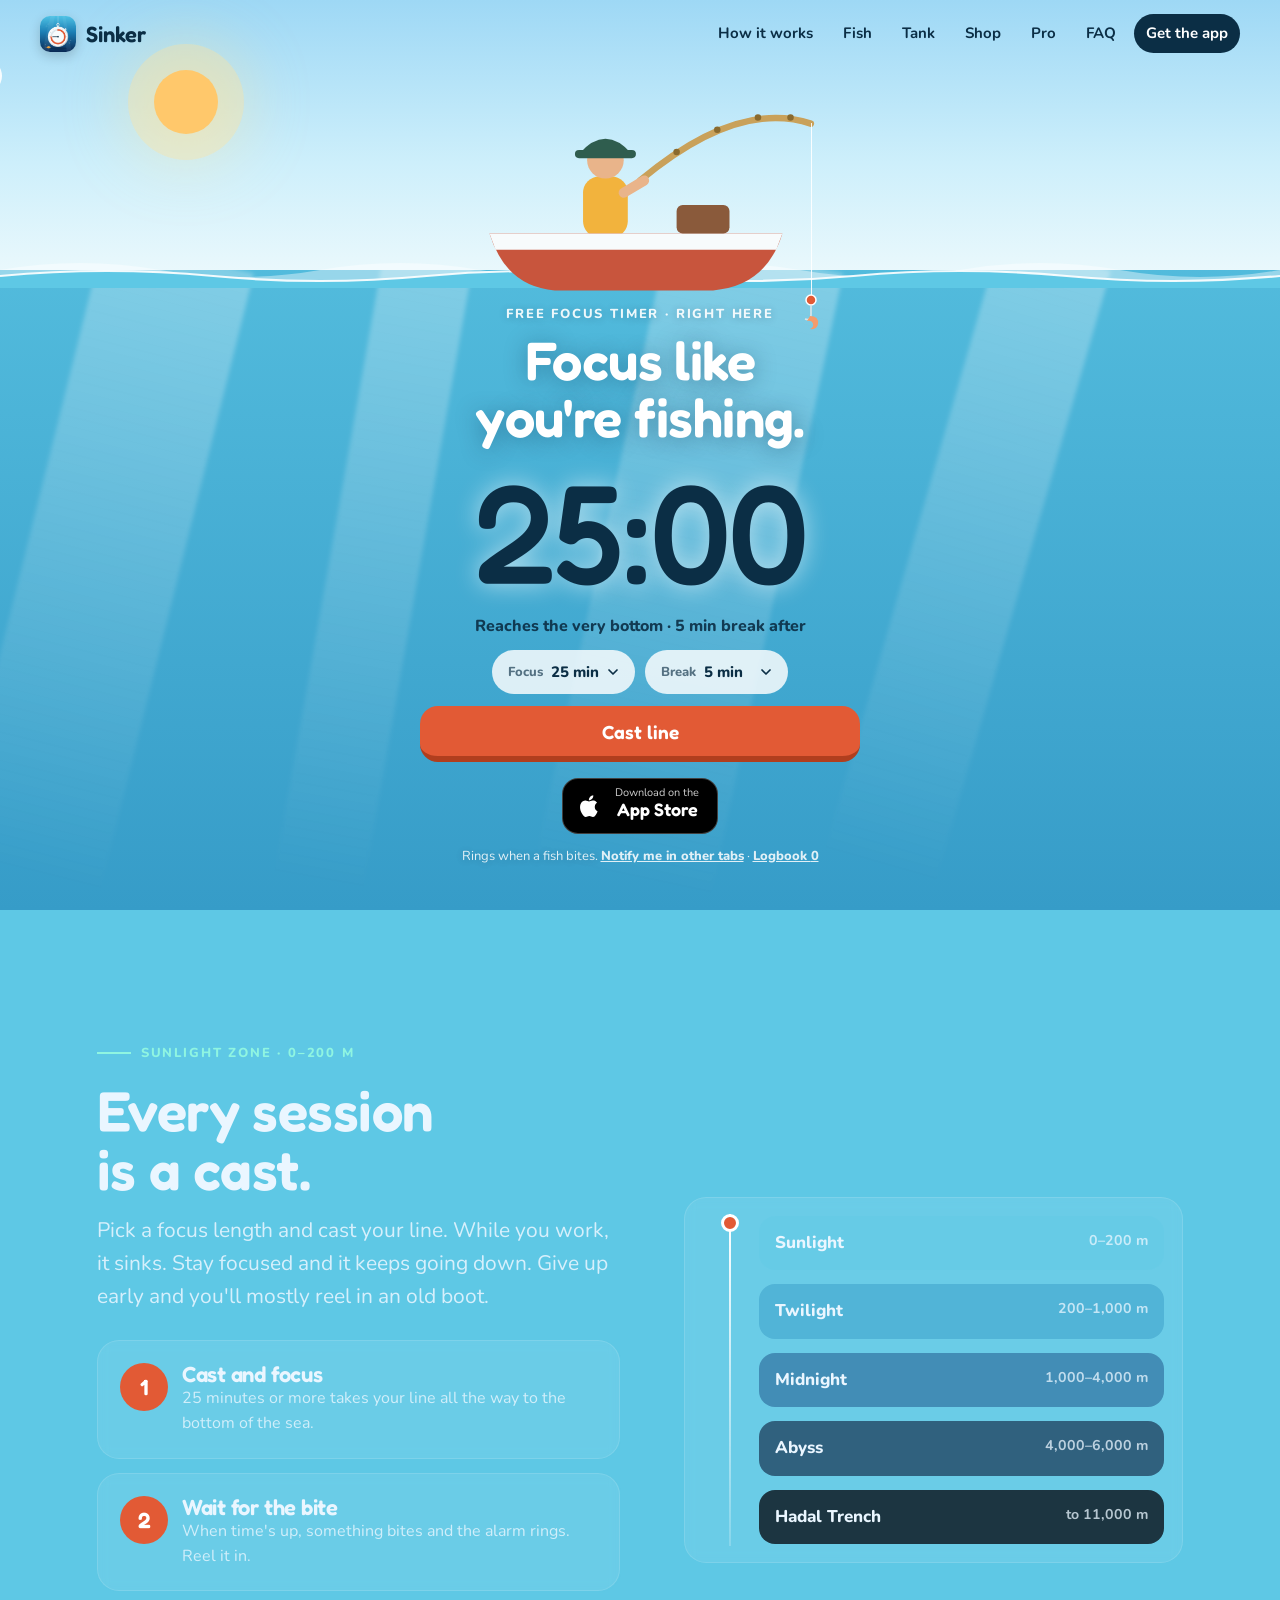
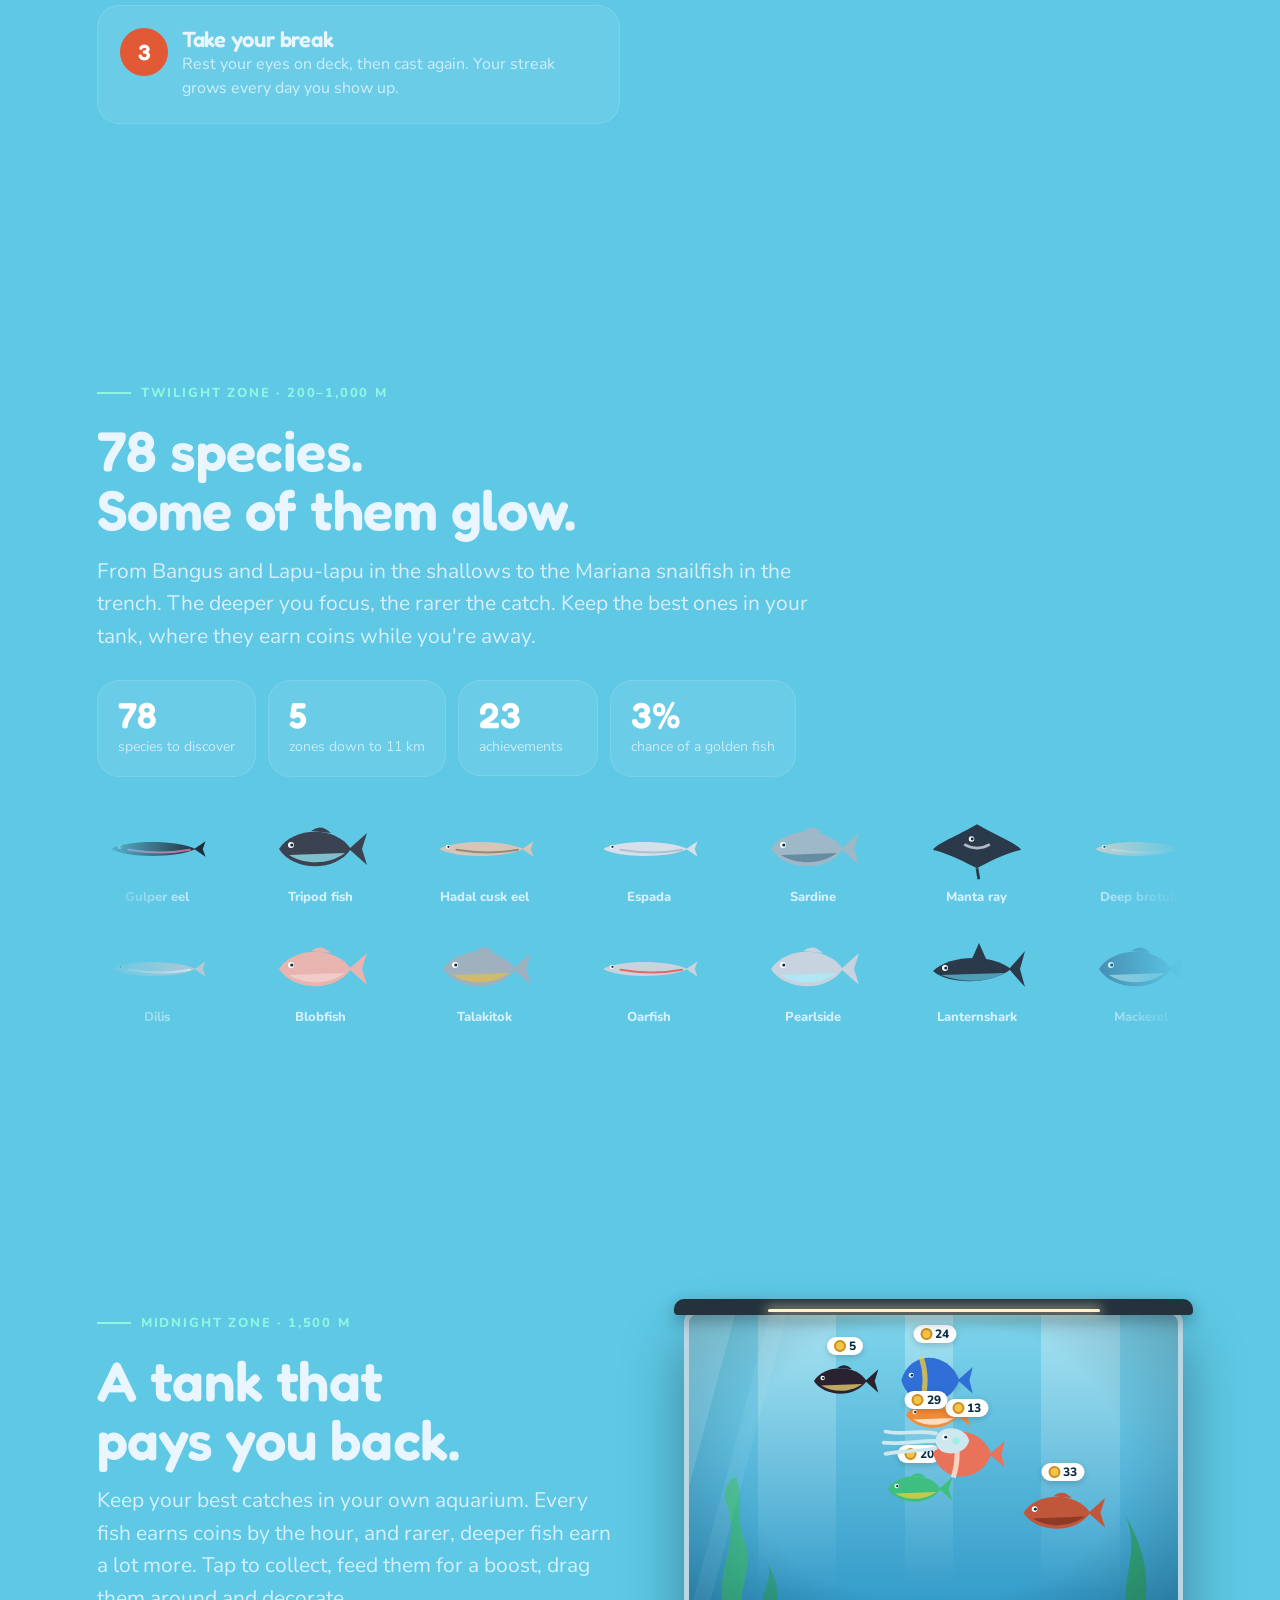
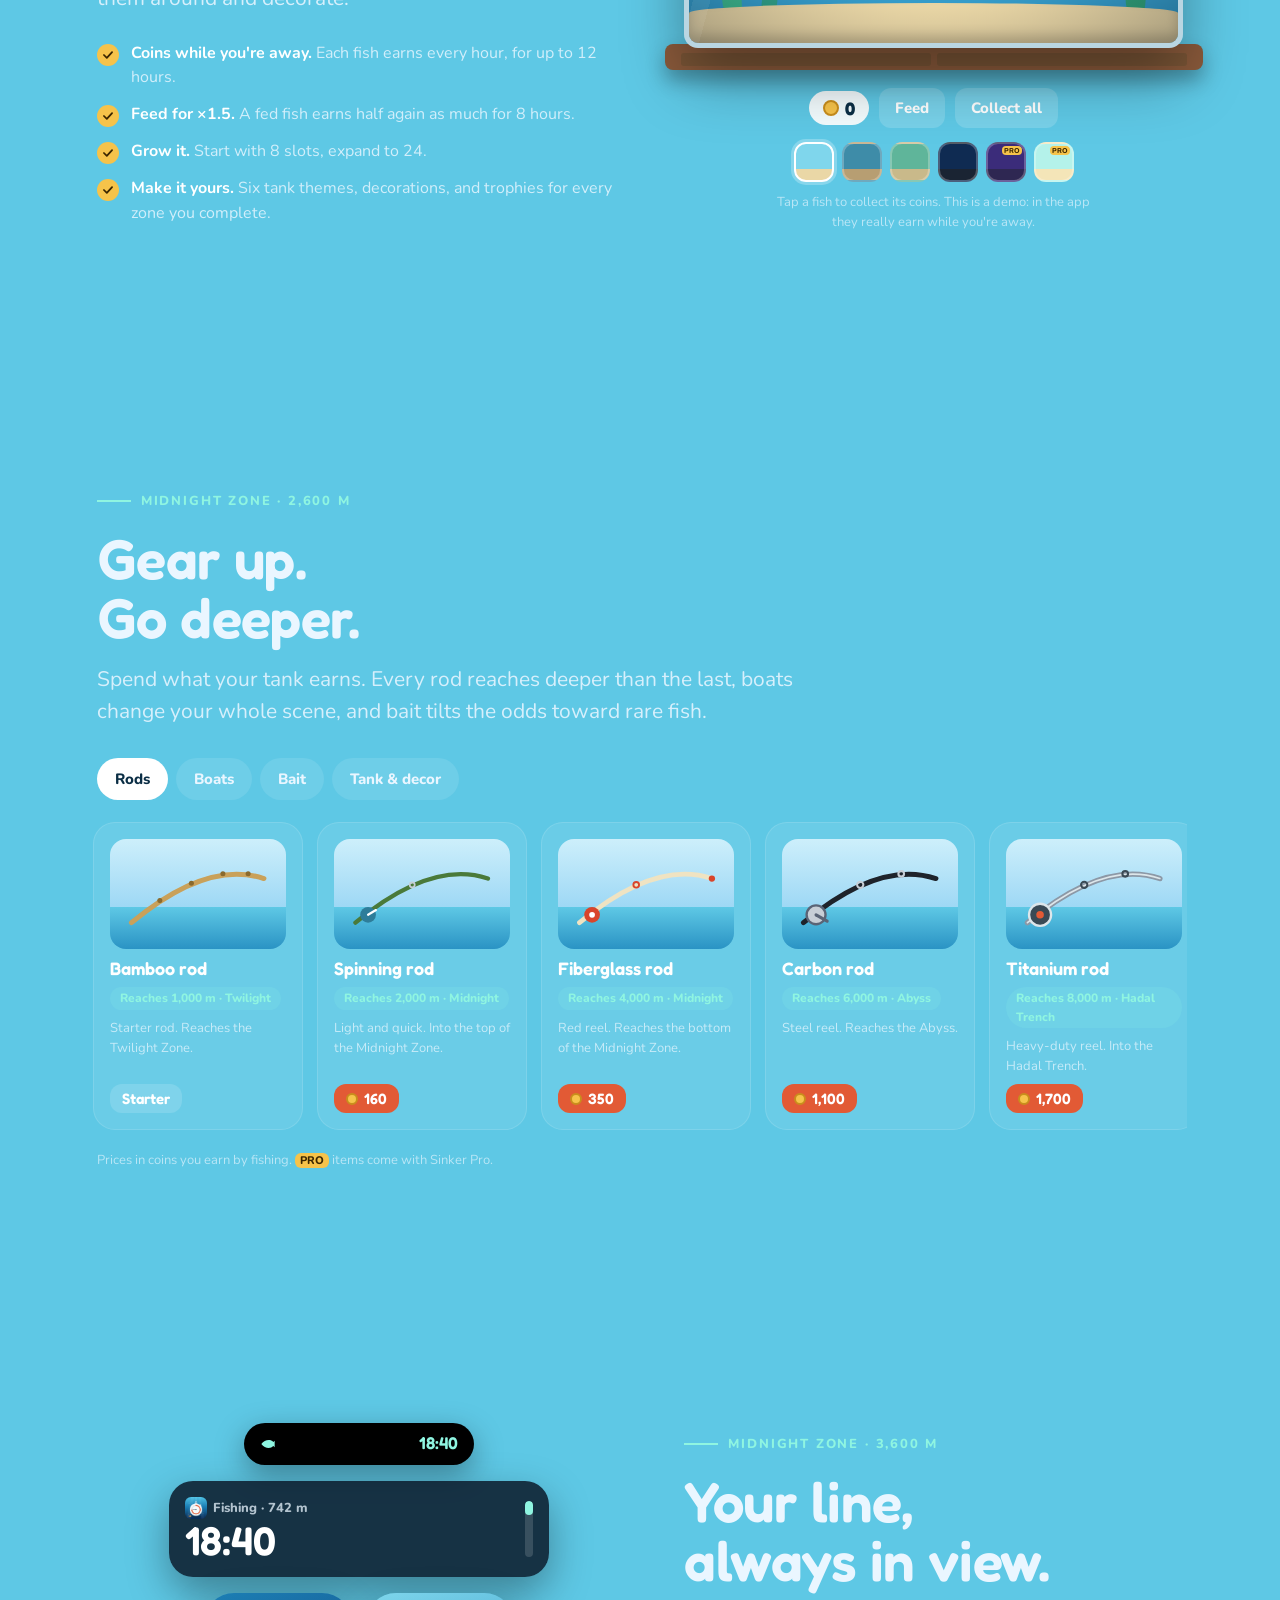
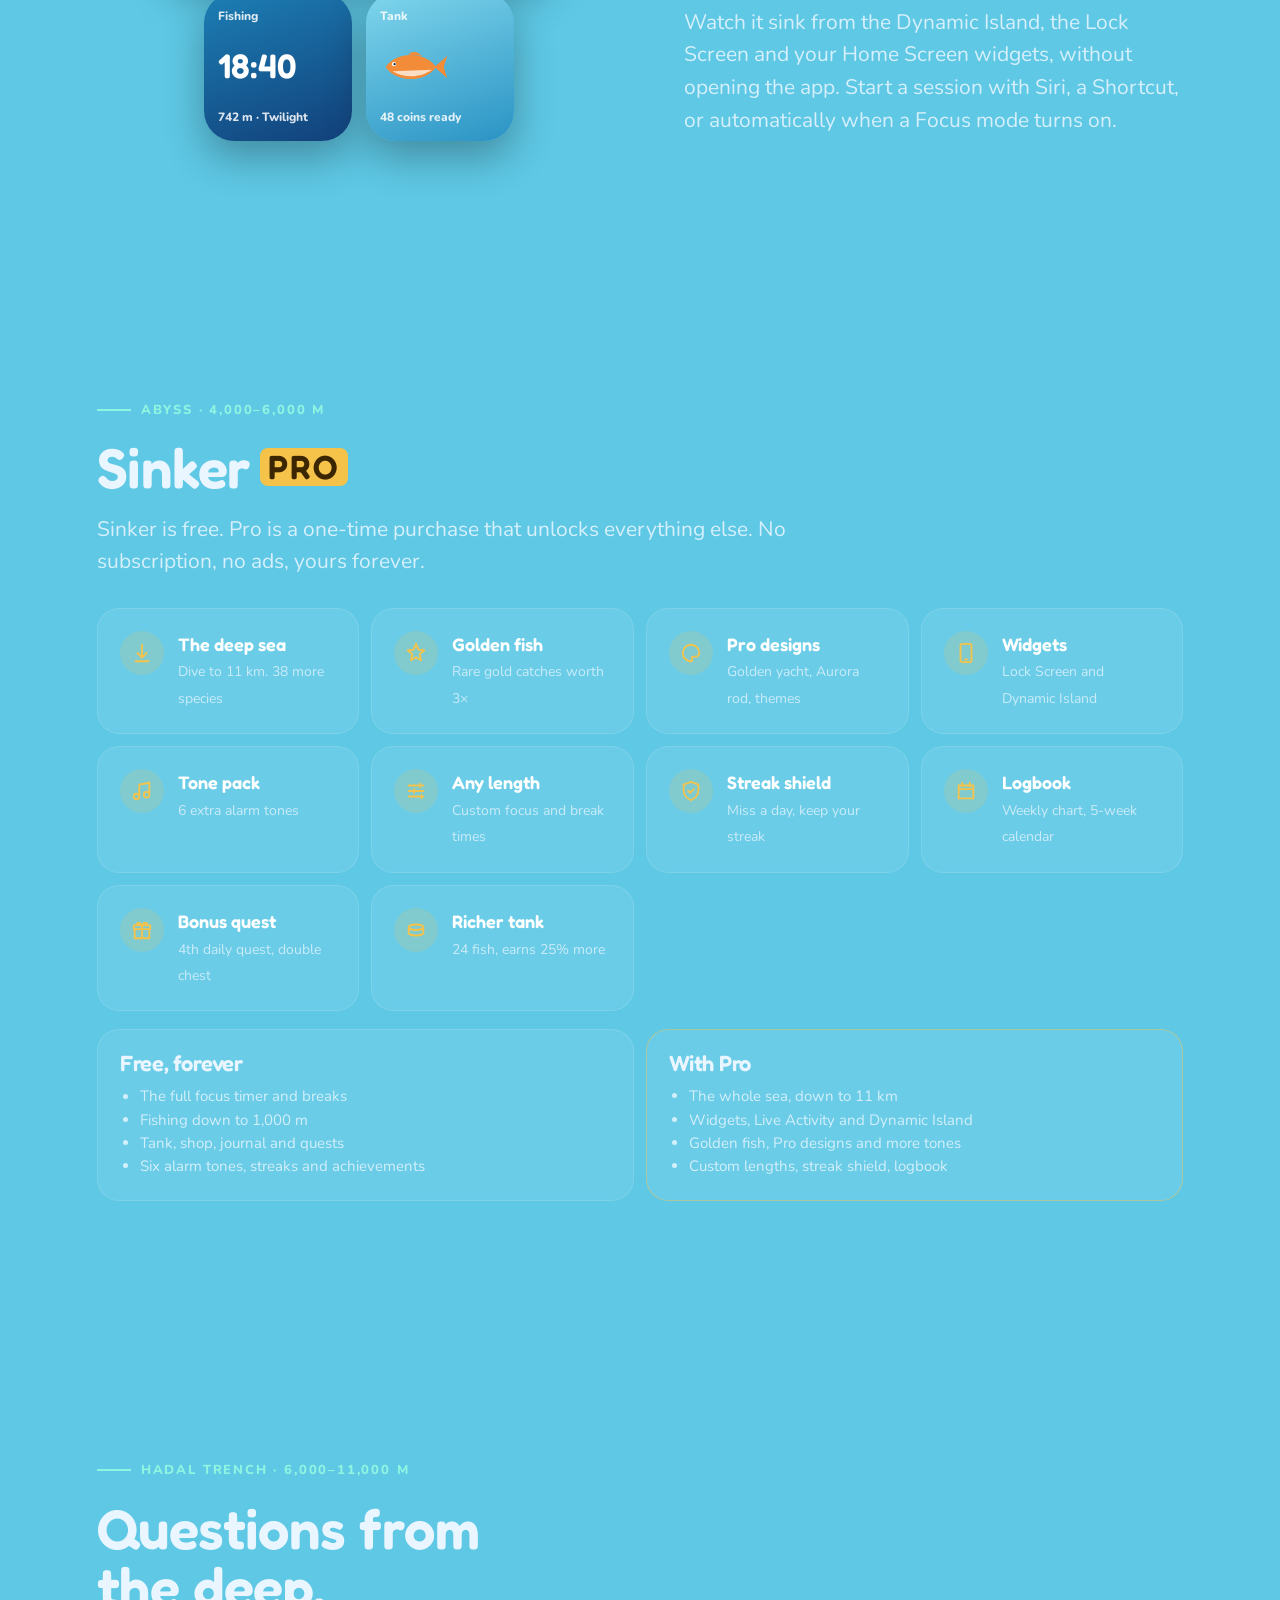
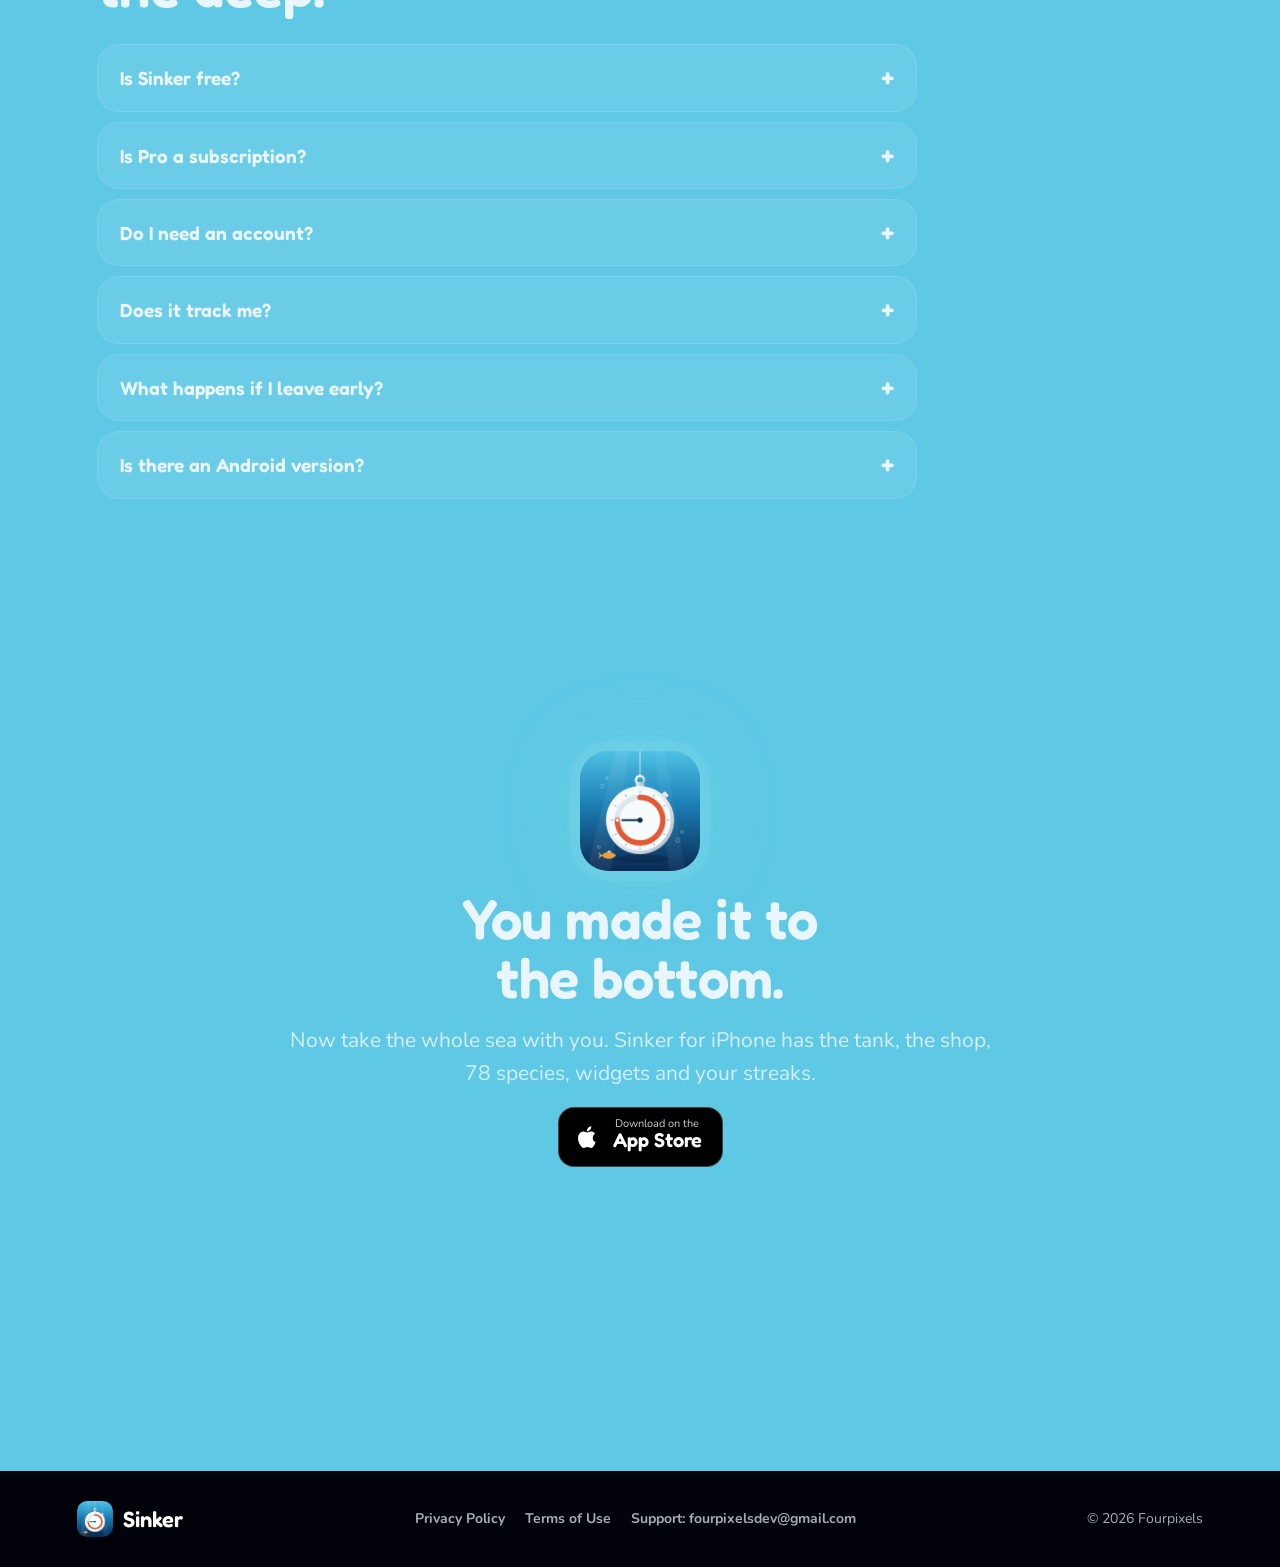
<file: index.html>
<!doctype html>
<html lang="en">
<head>
<meta charset="utf-8">
<meta name="viewport" content="width=device-width, initial-scale=1, viewport-fit=cover">
<title>Sinker – Focus Timer</title>
<meta name="description" content="A focus timer where every session is a cast. Stay focused, sink into the deep, and catch rare fish. Try the free web timer, then get Sinker for iPhone.">
<meta name="theme-color" content="#5EC8E5">
<meta property="og:title" content="Sinker – Focus Timer">
<meta property="og:description" content="Focus like you're fishing. Stay focused and your line sinks into the deep.">
<meta property="og:image" content="assets/icon.png">
<link rel="icon" href="assets/icon.png">
<link rel="apple-touch-icon" href="assets/icon.png">
<link rel="preconnect" href="https://fonts.googleapis.com">
<link rel="preconnect" href="https://fonts.gstatic.com" crossorigin>
<link href="https://fonts.googleapis.com/css2?family=Fredoka:wght@400;500;600&family=Nunito:wght@400;600;700;800&display=swap" rel="stylesheet">
<link rel="stylesheet" href="styles.css">
<link rel="stylesheet" href="sections.css">
</head>
<body>

<a class="sr-only" href="#dive">Skip to the timer</a>

<header class="nav" id="nav">
  <a class="brand" href="#dive" aria-label="Sinker home"><img src="assets/icon.png" alt="" width="36" height="36">Sinker</a>
  <nav class="nav-links" aria-label="Main">
    <a href="#how">How it works</a>
    <a href="#fish">Fish</a>
    <a href="#tank">Tank</a>
    <a href="#shop">Shop</a>
    <a href="#pro">Pro</a>
    <a href="#faq">FAQ</a>
    <a class="pill" href="#get" data-store>Get the app</a>
  </nav>
</header>

<!-- ============ THE TIMER (surface) ============ -->
<main>
<section class="dive" id="dive" aria-label="Free focus timer">
  <div class="water"></div>
  <div class="rays" aria-hidden="true"><i></i><i></i><i></i><i></i></div>
  <div class="snow" id="snow" aria-hidden="true"></div>

  <div class="world" aria-hidden="true">
    <div class="sky"><div class="sun"></div><div class="cloud c1"></div><div class="cloud c2"></div><div class="cloud c3"></div></div>
    <!-- the sea surface: two rolling wave layers with a foam line, tiling seamlessly -->
    <div class="surface">
      <svg class="wave back" viewBox="0 0 1200 40" preserveAspectRatio="none"><path d="M0 22 Q 75 8 150 22 T 300 22 T 450 22 T 600 22 T 750 22 T 900 22 T 1050 22 T 1200 22 V40 H0 Z"/></svg>
      <svg class="wave front" viewBox="0 0 1200 40" preserveAspectRatio="none"><path class="fill" d="M0 24 Q 100 14 200 24 T 400 24 T 600 24 T 800 24 T 1000 24 T 1200 24 V40 H0 Z"/><path class="foam" d="M0 24 Q 100 14 200 24 T 400 24 T 600 24 T 800 24 T 1000 24 T 1200 24"/></svg>
    </div>
    <!-- the same boat, rod and fisher as the app (scene 352×110, cropped to x 60–296) -->
    <svg class="boat" viewBox="60 0 236 110">
      <path d="M178 46 Q 226 6 262 18" stroke="#C9A15A" stroke-width="3.2" fill="none" stroke-linecap="round"/>
      <circle cx="196" cy="32" r="1.6" fill="#8A6A2E"/><circle cx="216" cy="21" r="1.6" fill="#8A6A2E"/><circle cx="236" cy="15" r="1.6" fill="#8A6A2E"/><circle cx="252" cy="15" r="1.6" fill="#8A6A2E"/>
      <rect x="150" y="44" width="22" height="30" rx="8" fill="#F2B33D"/>
      <circle cx="161" cy="36" r="9" fill="#E9B48A"/>
      <path d="M148 33 Q161 18 174 33 Z" fill="#2F5D4E"/><rect x="146" y="31" width="30" height="4" rx="2" fill="#2F5D4E"/>
      <path d="M170 52 L180 46" stroke="#E9B48A" stroke-width="5" stroke-linecap="round"/>
      <path d="M104 72 L248 72 Q240 98 214 100 L136 100 Q112 98 104 72 Z" fill="#C8553D"/>
      <path d="M104 72 L248 72 L245 80 L107 80 Z" fill="#F7FBFC"/>
      <rect x="196" y="58" width="26" height="14" rx="3" fill="#8A5A3B"/>
    </svg>
    <div class="line" id="line"></div>
    <svg class="hook" id="hook" viewBox="-20 -10 40 50">
      <circle r="5" fill="#E25A35" stroke="#fff" stroke-width="1.5"/>
      <path d="M0 5 v10 q0 6 -6 4" stroke="#DDE6EA" stroke-width="1.6" fill="none"/>
      <path d="M-1 16 q9 0 8 8 q-1 6 -8 5 q4 -2 3 -5 q-1 -4 -6 -3z" fill="#F59B6B"/>
    </svg>
  </div>
  <div id="swimmers" aria-hidden="true"></div>

  <div class="panel" id="panel">
    <div class="intro">
      <p class="eyebrow">Free focus timer · right here</p>
      <h1 class="headline">Focus like you're fishing.</h1>
    </div>
    <p class="status" id="status" aria-live="polite"></p>
    <div class="timer" id="timer" role="timer" aria-label="Focus length 25 minutes">25:00</div>
    <p class="readout" id="readout">Reaches the very bottom · 5 min break after</p>

    <div class="pickers" id="pickers">
      <label class="picker" id="pick-focus"><span>Focus</span>
        <select id="sel-focus" aria-label="Focus length">
          <option value="15">15 min</option><option value="25" selected>25 min</option><option value="45">45 min</option>
          <option value="60">60 min</option><option value="90">90 min</option>
        </select>
      </label>
      <label class="picker" id="pick-break"><span>Break</span>
        <select id="sel-break" aria-label="Break length">
          <option value="5" selected>5 min</option><option value="10">10 min</option><option value="15">15 min</option><option value="20">20 min</option>
        </select>
      </label>
    </div>

    <div class="controls" id="controls">
      <button class="btn" id="btn-cast">Cast line</button>
      <button class="btn ghost" id="btn-pause" hidden>Pause</button>
      <button class="btn ghost" id="btn-reel" hidden>Reel in</button>
      <button class="btn" id="btn-reel-now" hidden>Reel in!</button>
      <button class="btn light" id="btn-skip" hidden>Skip break</button>
      <button class="btn" id="btn-break" hidden>Start break</button>
      <button class="btn" id="btn-again" hidden>Cast again</button>
    </div>
    <a class="store-badge hero-store" id="hero-store" href="#" data-store aria-label="Download Sinker on the App Store">
      <svg viewBox="0 0 24 24" fill="currentColor" aria-hidden="true"><path d="M16.4 12.6c0-2.4 2-3.6 2.1-3.7-1.2-1.7-3-1.9-3.6-1.9-1.5-.2-3 .9-3.8.9-.8 0-2-.9-3.3-.9-1.7 0-3.2 1-4.1 2.5-1.8 3-.5 7.6 1.3 10.1.8 1.2 1.8 2.6 3.1 2.5 1.3 0 1.7-.8 3.3-.8s2 .8 3.3.8c1.4 0 2.2-1.2 3-2.5.9-1.4 1.3-2.7 1.3-2.8 0 0-2.6-1-2.6-4.2ZM14 5.3c.7-.8 1.2-2 1-3.2-1 .1-2.2.7-3 1.5-.6.7-1.2 1.9-1 3.1 1.1.1 2.3-.6 3-1.4Z"/></svg>
      <span><small>Download on the</small><strong>App Store</strong></span>
    </a>
    <p class="fine" id="fine">Rings when a fish bites. <button id="btn-notify" type="button">Notify me in other tabs</button> · <button id="btn-log" type="button">Logbook <span id="log-count">0</span></button></p>
  </div>

</section>

<!-- ============ SUNLIGHT ============ -->
<section class="zone" id="how" data-depth="120">
  <div class="split">
    <div class="reveal">
      <p class="zone-label">Sunlight zone · 0–200 m</p>
      <h2>Every session<br>is a cast.</h2>
      <p class="lede">Pick a focus length and cast your line. While you work, it sinks. Stay focused and it keeps going down. Give up early and you'll mostly reel in an old boot.</p>
      <div class="steps">
        <div class="step card"><div><h3>Cast and focus</h3><p>25 minutes or more takes your line all the way to the bottom of the sea.</p></div></div>
        <div class="step card"><div><h3>Wait for the bite</h3><p>When time's up, something bites and the alarm rings. Reel it in.</p></div></div>
        <div class="step card"><div><h3>Take your break</h3><p>Rest your eyes on deck, then cast again. Your streak grows every day you show up.</p></div></div>
      </div>
    </div>
    <div class="ladder card reveal" aria-label="The five zones">
      <div class="shaft"></div><div class="lure"></div>
      <ol>
        <li style="background:rgba(94,200,229,.28)">Sunlight <small>0–200 m</small></li>
        <li style="background:rgba(28,127,181,.32)">Twilight <small>200–1,000 m</small></li>
        <li style="background:rgba(18,64,122,.45)">Midnight <small>1,000–4,000 m</small></li>
        <li style="background:rgba(10,26,58,.6)">Abyss <small>4,000–6,000 m</small></li>
        <li style="background:rgba(2,3,10,.75)">Hadal Trench <small>to 11,000 m</small></li>
      </ol>
    </div>
  </div>
</section>

<!-- ============ TWILIGHT ============ -->
<section class="zone" id="fish" data-depth="700">
  <div class="reveal">
    <p class="zone-label">Twilight zone · 200–1,000 m</p>
    <h2>78 species.<br>Some of them glow.</h2>
    <p class="lede">From Bangus and Lapu-lapu in the shallows to the Mariana snailfish in the trench. The deeper you focus, the rarer the catch. Keep the best ones in your tank, where they earn coins while you're away.</p>
    <div class="stats">
      <div class="stat card"><b>78</b><span>species to discover</span></div>
      <div class="stat card"><b>5</b><span>zones down to 11 km</span></div>
      <div class="stat card"><b>23</b><span>achievements</span></div>
      <div class="stat card"><b>3%</b><span>chance of a golden fish</span></div>
    </div>
  </div>
  <div class="parade" id="parade" aria-hidden="true"><div class="track a"></div><div class="track b"></div></div>
</section>

<!-- ============ MIDNIGHT ============ -->
<!-- ============ TANK ============ -->
<section class="zone" id="tank" data-depth="1500">
  <div class="split">
    <div class="reveal">
      <p class="zone-label">Midnight zone · 1,500 m</p>
      <h2>A tank that<br>pays you back.</h2>
      <p class="lede">Keep your best catches in your own aquarium. Every fish earns coins by the hour, and rarer, deeper fish earn a lot more. Tap to collect, feed them for a boost, drag them around and decorate.</p>
      <ul class="ticks">
        <li><b>Coins while you're away.</b> Each fish earns every hour, for up to 12 hours.</li>
        <li><b>Feed for ×1.5.</b> A fed fish earns half again as much for 8 hours.</li>
        <li><b>Grow it.</b> Start with <span data-slots-start>8</span> slots, expand to <span data-slots-max>24</span>.</li>
        <li><b>Make it yours.</b> Six tank themes, decorations, and trophies for every zone you complete.</li>
      </ul>
    </div>
    <div class="tank-demo reveal">
      <div class="t-lid"><i></i></div>
      <div class="t-tank" id="demo-tank" aria-label="Interactive tank demo: tap a fish to collect its coins">
        <div class="t-rays" aria-hidden="true"><i></i><i></i><i></i></div>
        <svg class="t-plants" viewBox="0 0 400 120" preserveAspectRatio="none" aria-hidden="true"><path d="M30 120 C 18 80, 44 60, 30 20 C 26 6, 40 0, 36 -6 C 46 10, 38 30, 44 50 C 56 80, 36 100, 46 120Z" fill="#3FBF7F" opacity=".8"/><path d="M360 120 C 350 90, 372 64, 356 30 C 366 50, 380 76, 372 120Z" fill="#2FA36B" opacity=".85"/><path d="M60 120 C 56 100, 70 90, 64 74 C 74 92, 74 104, 70 120Z" fill="#2FA36B" opacity=".7"/></svg>
        <div class="t-fish" id="demo-fish"></div>
        <div class="t-sand"></div>
        <div class="t-glass" aria-hidden="true"></div>
      </div>
      <div class="t-stand"><i></i><i></i></div>
      <div class="t-bar">
        <span class="t-coins" aria-live="polite"><span class="coin"></span><b id="demo-coins">0</b></span>
        <button class="t-btn" id="demo-feed" type="button">Feed</button>
        <button class="t-btn" id="demo-collect" type="button">Collect all</button>
      </div>
      <div class="t-themes" id="demo-themes" role="group" aria-label="Tank theme"></div>
      <p class="t-hint">Tap a fish to collect its coins. This is a demo: in the app they really earn while you're away.</p>
    </div>
  </div>
</section>

<!-- ============ SHOP ============ -->
<section class="zone" id="shop" data-depth="2600">
  <div class="reveal">
    <p class="zone-label">Midnight zone · 2,600 m</p>
    <h2>Gear up.<br>Go deeper.</h2>
    <p class="lede">Spend what your tank earns. Every rod reaches deeper than the last, boats change your whole scene, and bait tilts the odds toward rare fish.</p>
  </div>
  <div class="tabs reveal" role="tablist" aria-label="Shop">
    <button role="tab" aria-selected="true" data-tab="rods">Rods</button>
    <button role="tab" aria-selected="false" data-tab="boats">Boats</button>
    <button role="tab" aria-selected="false" data-tab="baits">Bait</button>
    <button role="tab" aria-selected="false" data-tab="tank">Tank &amp; decor</button>
  </div>
  <div class="shelf reveal" id="shelf" role="tabpanel"></div>
  <p class="shelf-note reveal">Prices in coins you earn by fishing. <span class="pro-mini">PRO</span> items come with Sinker Pro.</p>
</section>

<section class="zone" id="everywhere" data-depth="3600">
  <div class="split flip">
    <div class="reveal">
      <p class="zone-label">Midnight zone · 3,600 m</p>
      <h2>Your line,<br>always in view.</h2>
      <p class="lede">Watch it sink from the Dynamic Island, the Lock Screen and your Home Screen widgets, without opening the app. Start a session with Siri, a Shortcut, or automatically when a Focus mode turns on.</p>
    </div>
    <div class="devices reveal" aria-hidden="true">
      <div class="island"><svg viewBox="0 0 24 24" width="16" height="16" fill="currentColor"><path d="M2 12c3-4 7-6 11-6 3 0 5 1 7 3l2-2v10l-2-2c-2 2-4 3-7 3-4 0-8-2-11-6Z"/></svg><span class="t" data-clock>18:42</span></div>
      <div class="live">
        <div><div class="lbl"><img src="assets/icon.png" alt="">Fishing · 742 m</div><div class="big" data-clock>18:42</div></div>
        <div class="meter"><i id="live-meter"></i></div>
      </div>
      <div class="widgets">
        <div class="widget" style="background:linear-gradient(160deg,#1C7FB5,#12407A)"><small>Fishing</small><b data-clock>18:42</b><small>742 m · Twilight</small></div>
        <div class="widget" style="background:linear-gradient(160deg,#7FD6EC,#2A93C4)"><small>Tank</small><span id="widget-fish"></span><small>48 coins ready</small></div>
      </div>
    </div>
  </div>
</section>

<!-- ============ ABYSS ============ -->
<section class="zone" id="pro" data-depth="5000">
  <div class="reveal">
    <p class="zone-label">Abyss · 4,000–6,000 m</p>
    <h2 class="pro-badge">Sinker <em>PRO</em></h2>
    <p class="lede">Sinker is free. Pro is a one-time purchase that unlocks everything else. No subscription, no ads, yours forever.</p>
  </div>
  <div class="perks reveal" id="perks"></div>
  <div class="free-vs reveal">
    <div class="card"><h3>Free, forever</h3><ul><li>The full focus timer and breaks</li><li>Fishing down to 1,000 m</li><li>Tank, shop, journal and quests</li><li>Six alarm tones, streaks and achievements</li></ul></div>
    <div class="card" style="border-color:rgba(246,195,74,.45)"><h3>With Pro</h3><ul><li>The whole sea, down to 11 km</li><li>Widgets, Live Activity and Dynamic Island</li><li>Golden fish, Pro designs and more tones</li><li>Custom lengths, streak shield, logbook</li></ul></div>
  </div>
</section>

<!-- ============ TRENCH ============ -->
<section class="zone" id="faq" data-depth="8000">
  <div class="reveal">
    <p class="zone-label">Hadal trench · 6,000–11,000 m</p>
    <h2>Questions from<br>the deep.</h2>
  </div>
  <div class="faq reveal">
    <details class="card"><summary>Is Sinker free?</summary><p>Yes. The app is free to download and the focus timer, fishing, tank, shop and journal are free forever. Sinker Pro is an optional one-time purchase.</p></details>
    <details class="card"><summary>Is Pro a subscription?</summary><p>No. You pay once and keep it. It's tied to your Apple ID, so you can restore it on a new iPhone, and Family Sharing can be turned on.</p></details>
    <details class="card"><summary>Do I need an account?</summary><p>No account, no sign-in. Your progress stays on your iPhone and is backed up to your own iCloud so you can restore it later.</p></details>
    <details class="card"><summary>Does it track me?</summary><p>No tracking, no ads, no analytics. The only thing that ever leaves your phone is a rough location for the optional Real weather feature. <a href="privacy.html">Read the privacy policy</a>.</p></details>
    <details class="card"><summary>What happens if I leave early?</summary><p>You can reel in any time. Your line only got as deep as you stayed, so you'll catch something from that depth, or trash if it was under three minutes. You still get your break.</p></details>
    <details class="card"><summary>Is there an Android version?</summary><p>Not yet. Sinker is iPhone first. This web timer works on any device in the meantime.</p></details>
  </div>
</section>

<section class="zone finale" id="get" data-depth="10800">
  <img class="icon reveal" src="assets/icon.png" alt="Sinker app icon" width="120" height="120">
  <h2 class="reveal">You made it to<br>the bottom.</h2>
  <p class="lede reveal" style="margin-top:0">Now take the whole sea with you. Sinker for iPhone has the tank, the shop, 78 species, widgets and your streaks.</p>
  <a class="store-badge reveal" href="#" data-store aria-label="Download Sinker on the App Store">
    <svg viewBox="0 0 24 24" fill="currentColor" aria-hidden="true"><path d="M16.4 12.6c0-2.4 2-3.6 2.1-3.7-1.2-1.7-3-1.9-3.6-1.9-1.5-.2-3 .9-3.8.9-.8 0-2-.9-3.3-.9-1.7 0-3.2 1-4.1 2.5-1.8 3-.5 7.6 1.3 10.1.8 1.2 1.8 2.6 3.1 2.5 1.3 0 1.7-.8 3.3-.8s2 .8 3.3.8c1.4 0 2.2-1.2 3-2.5.9-1.4 1.3-2.7 1.3-2.8 0 0-2.6-1-2.6-4.2ZM14 5.3c.7-.8 1.2-2 1-3.2-1 .1-2.2.7-3 1.5-.6.7-1.2 1.9-1 3.1 1.1.1 2.3-.6 3-1.4Z"/></svg>
    <span><small>Download on the</small><strong>App Store</strong></span>
  </a>
  <div class="seabed" aria-hidden="true">
    <svg viewBox="0 0 1200 120" preserveAspectRatio="none"><path d="M0 70 Q 90 40 180 64 T 360 58 Q 450 30 540 60 T 720 56 Q 820 28 900 58 T 1200 50 V120 H0 Z" fill="#0A1A3A" opacity=".7"/><path d="M0 92 Q 140 70 260 90 T 520 86 Q 650 66 760 88 T 1200 80 V120 H0 Z" fill="#050B1C"/></svg>
  </div>
</section>
</main>

<footer>
  <div class="wrap">
    <a class="brand" href="#dive" style="color:#fff"><img src="assets/icon.png" alt="" width="32" height="32">Sinker</a>
    <nav aria-label="Footer">
      <a href="privacy.html">Privacy Policy</a>
      <a href="terms.html">Terms of Use</a>
      <a href="mailto:fourpixelsdev@gmail.com">Support: fourpixelsdev@gmail.com</a>
    </nav>
    <span>© <span id="year">2026</span> Fourpixels</span>
  </div>
</footer>

<aside class="gauge" id="gauge" aria-hidden="true">
  <div class="m" id="gauge-m">0 m</div>
  <div class="bar"><div class="dot"></div></div>
  <div class="z" id="gauge-z">Sunlight</div>
</aside>

<div class="modal" id="modal" role="dialog" aria-modal="true" aria-labelledby="catch-name">
  <div class="sheet" id="sheet"></div>
</div>

<script src="species.js"></script>
<script src="art.js"></script>
<script src="app.js"></script>
<script src="sections.js"></script>
</body>
</html>
</file>
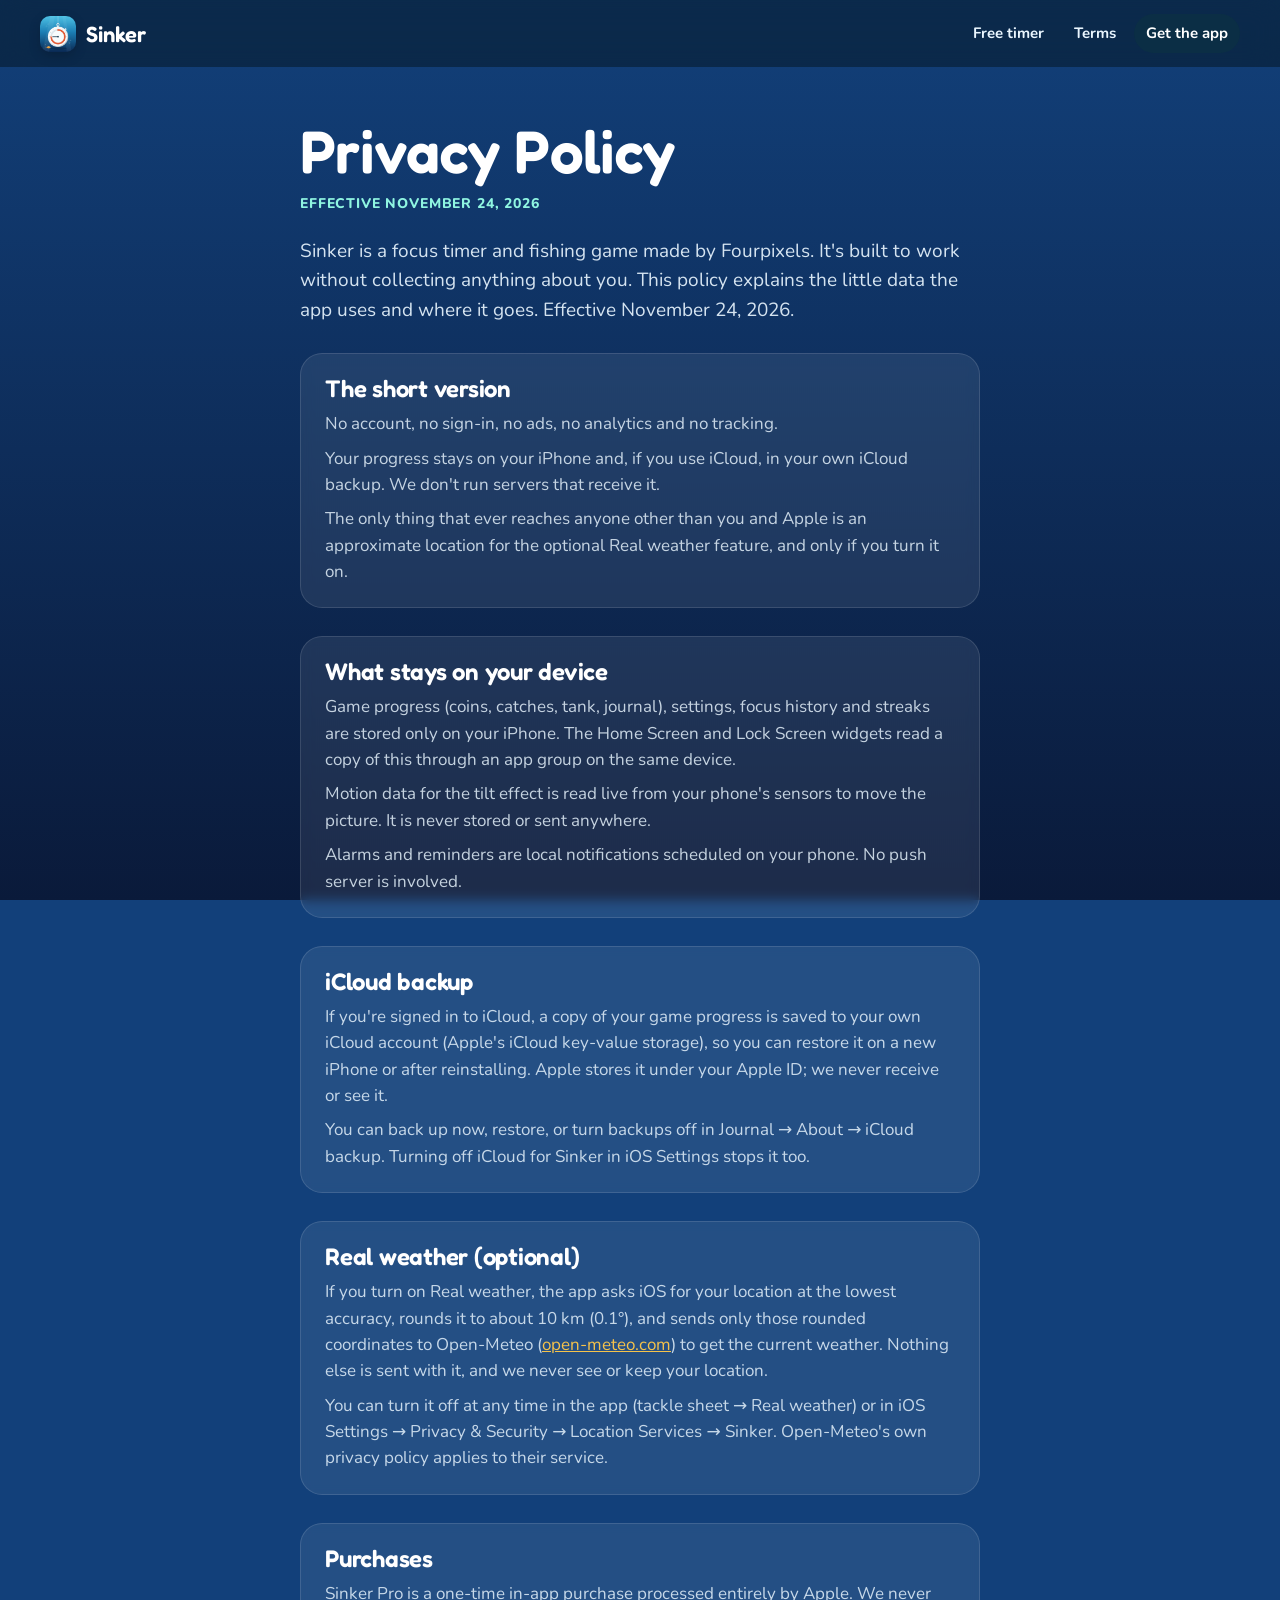
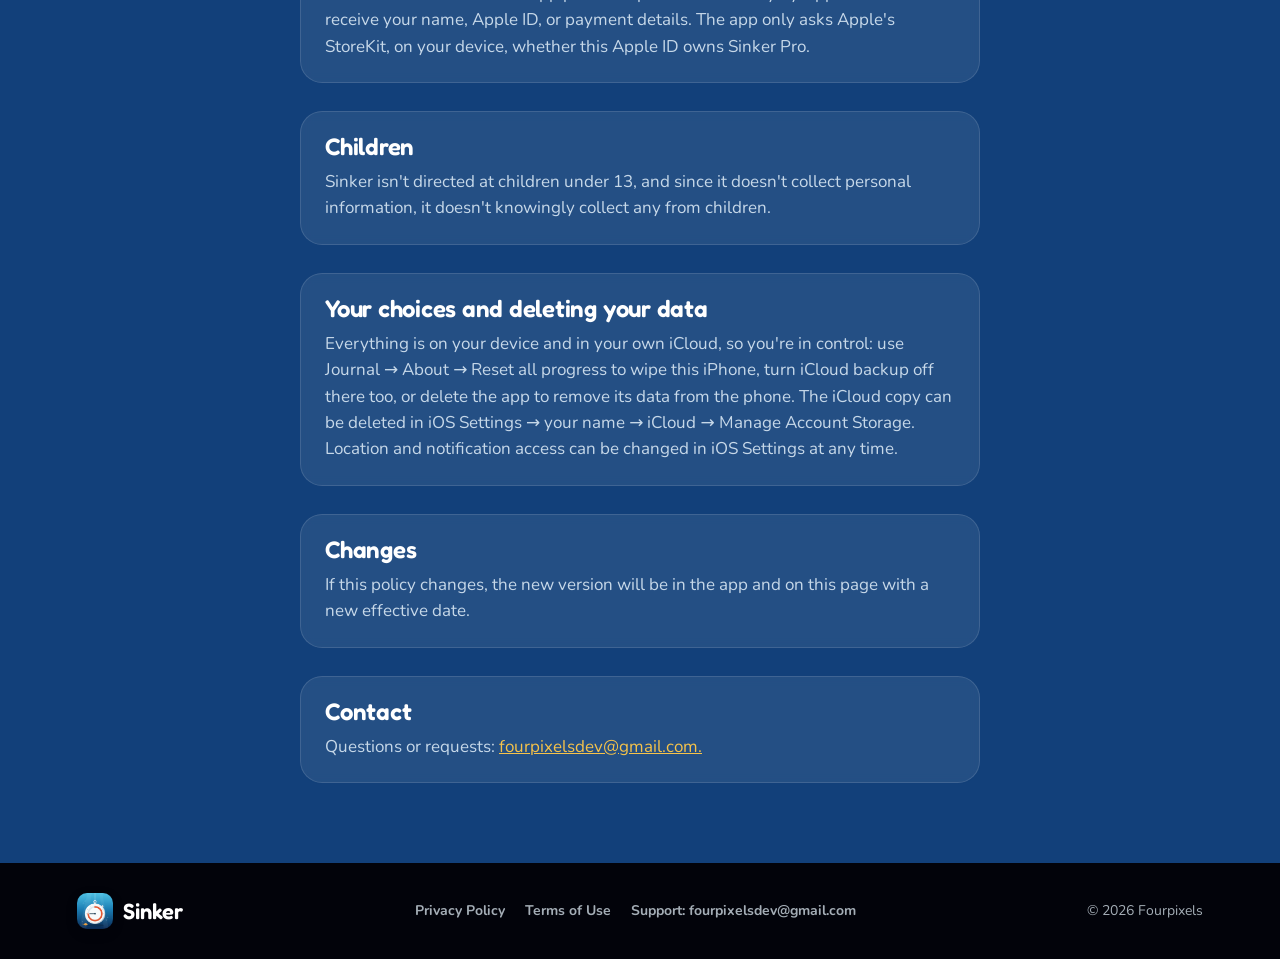
<file: privacy.html>
<!doctype html>
<html lang="en">
<head>
<meta charset="utf-8">
<meta name="viewport" content="width=device-width, initial-scale=1, viewport-fit=cover">
<title>Privacy Policy · Sinker</title>
<meta name="description" content="Privacy Policy for Sinker – Focus Timer by Fourpixels.">
<meta name="theme-color" content="#12407A">
<link rel="icon" href="assets/icon.png">
<link rel="preconnect" href="https://fonts.googleapis.com">
<link rel="preconnect" href="https://fonts.gstatic.com" crossorigin>
<link href="https://fonts.googleapis.com/css2?family=Fredoka:wght@400;500;600&family=Nunito:wght@400;600;700;800&display=swap" rel="stylesheet">
<link rel="stylesheet" href="styles.css">
<style>body{--sea:#12407A;--sea-deep:#0A1A3A}</style>
</head>
<body class="on-dark">
<header class="nav scrolled">
  <a class="brand" href="index.html" aria-label="Sinker home"><img src="assets/icon.png" alt="" width="36" height="36">Sinker</a>
  <nav class="nav-links" aria-label="Main"><a href="index.html#dive">Free timer</a><a href="terms.html">Terms</a><a class="pill" href="index.html#get">Get the app</a></nav>
</header>
<main class="legal">
  <h1>Privacy Policy</h1>
  <p class="meta">Effective November 24, 2026</p>
  <p class="intro">Sinker is a focus timer and fishing game made by Fourpixels. It's built to work without collecting anything about you. This policy explains the little data the app uses and where it goes. Effective November 24, 2026.</p>
  <section class="card">
    <h2>The short version</h2>
    <p>No account, no sign-in, no ads, no analytics and no tracking.</p>
    <p>Your progress stays on your iPhone and, if you use iCloud, in your own iCloud backup. We don't run servers that receive it.</p>
    <p>The only thing that ever reaches anyone other than you and Apple is an approximate location for the optional Real weather feature, and only if you turn it on.</p>
  </section>
  <section class="card">
    <h2>What stays on your device</h2>
    <p>Game progress (coins, catches, tank, journal), settings, focus history and streaks are stored only on your iPhone. The Home Screen and Lock Screen widgets read a copy of this through an app group on the same device.</p>
    <p>Motion data for the tilt effect is read live from your phone's sensors to move the picture. It is never stored or sent anywhere.</p>
    <p>Alarms and reminders are local notifications scheduled on your phone. No push server is involved.</p>
  </section>
  <section class="card">
    <h2>iCloud backup</h2>
    <p>If you're signed in to iCloud, a copy of your game progress is saved to your own iCloud account (Apple's iCloud key-value storage), so you can restore it on a new iPhone or after reinstalling. Apple stores it under your Apple ID; we never receive or see it.</p>
    <p>You can back up now, restore, or turn backups off in Journal → About → iCloud backup. Turning off iCloud for Sinker in iOS Settings stops it too.</p>
  </section>
  <section class="card">
    <h2>Real weather (optional)</h2>
    <p>If you turn on Real weather, the app asks iOS for your location at the lowest accuracy, rounds it to about 10 km (0.1°), and sends only those rounded coordinates to Open-Meteo (<a href="https://open-meteo.com">open-meteo.com</a>) to get the current weather. Nothing else is sent with it, and we never see or keep your location.</p>
    <p>You can turn it off at any time in the app (tackle sheet → Real weather) or in iOS Settings → Privacy &amp; Security → Location Services → Sinker. Open-Meteo's own privacy policy applies to their service.</p>
  </section>
  <section class="card">
    <h2>Purchases</h2>
    <p>Sinker Pro is a one-time in-app purchase processed entirely by Apple. We never receive your name, Apple ID, or payment details. The app only asks Apple's StoreKit, on your device, whether this Apple ID owns Sinker Pro.</p>
  </section>
  <section class="card">
    <h2>Children</h2>
    <p>Sinker isn't directed at children under 13, and since it doesn't collect personal information, it doesn't knowingly collect any from children.</p>
  </section>
  <section class="card">
    <h2>Your choices and deleting your data</h2>
    <p>Everything is on your device and in your own iCloud, so you're in control: use Journal → About → Reset all progress to wipe this iPhone, turn iCloud backup off there too, or delete the app to remove its data from the phone. The iCloud copy can be deleted in iOS Settings → your name → iCloud → Manage Account Storage. Location and notification access can be changed in iOS Settings at any time.</p>
  </section>
  <section class="card">
    <h2>Changes</h2>
    <p>If this policy changes, the new version will be in the app and on this page with a new effective date.</p>
  </section>
  <section class="card">
    <h2>Contact</h2>
    <p>Questions or requests: <a href="mailto:fourpixelsdev@gmail.com.">fourpixelsdev@gmail.com.</a></p>
  </section>
</main>
<footer>
  <div class="wrap">
    <a class="brand" href="index.html" style="color:#fff"><img src="assets/icon.png" alt="" width="32" height="32">Sinker</a>
    <nav aria-label="Footer"><a href="privacy.html">Privacy Policy</a><a href="terms.html">Terms of Use</a><a href="mailto:fourpixelsdev@gmail.com">Support: fourpixelsdev@gmail.com</a></nav>
    <span>© 2026 Fourpixels</span>
  </div>
</footer>
</body>
</html>
</file>
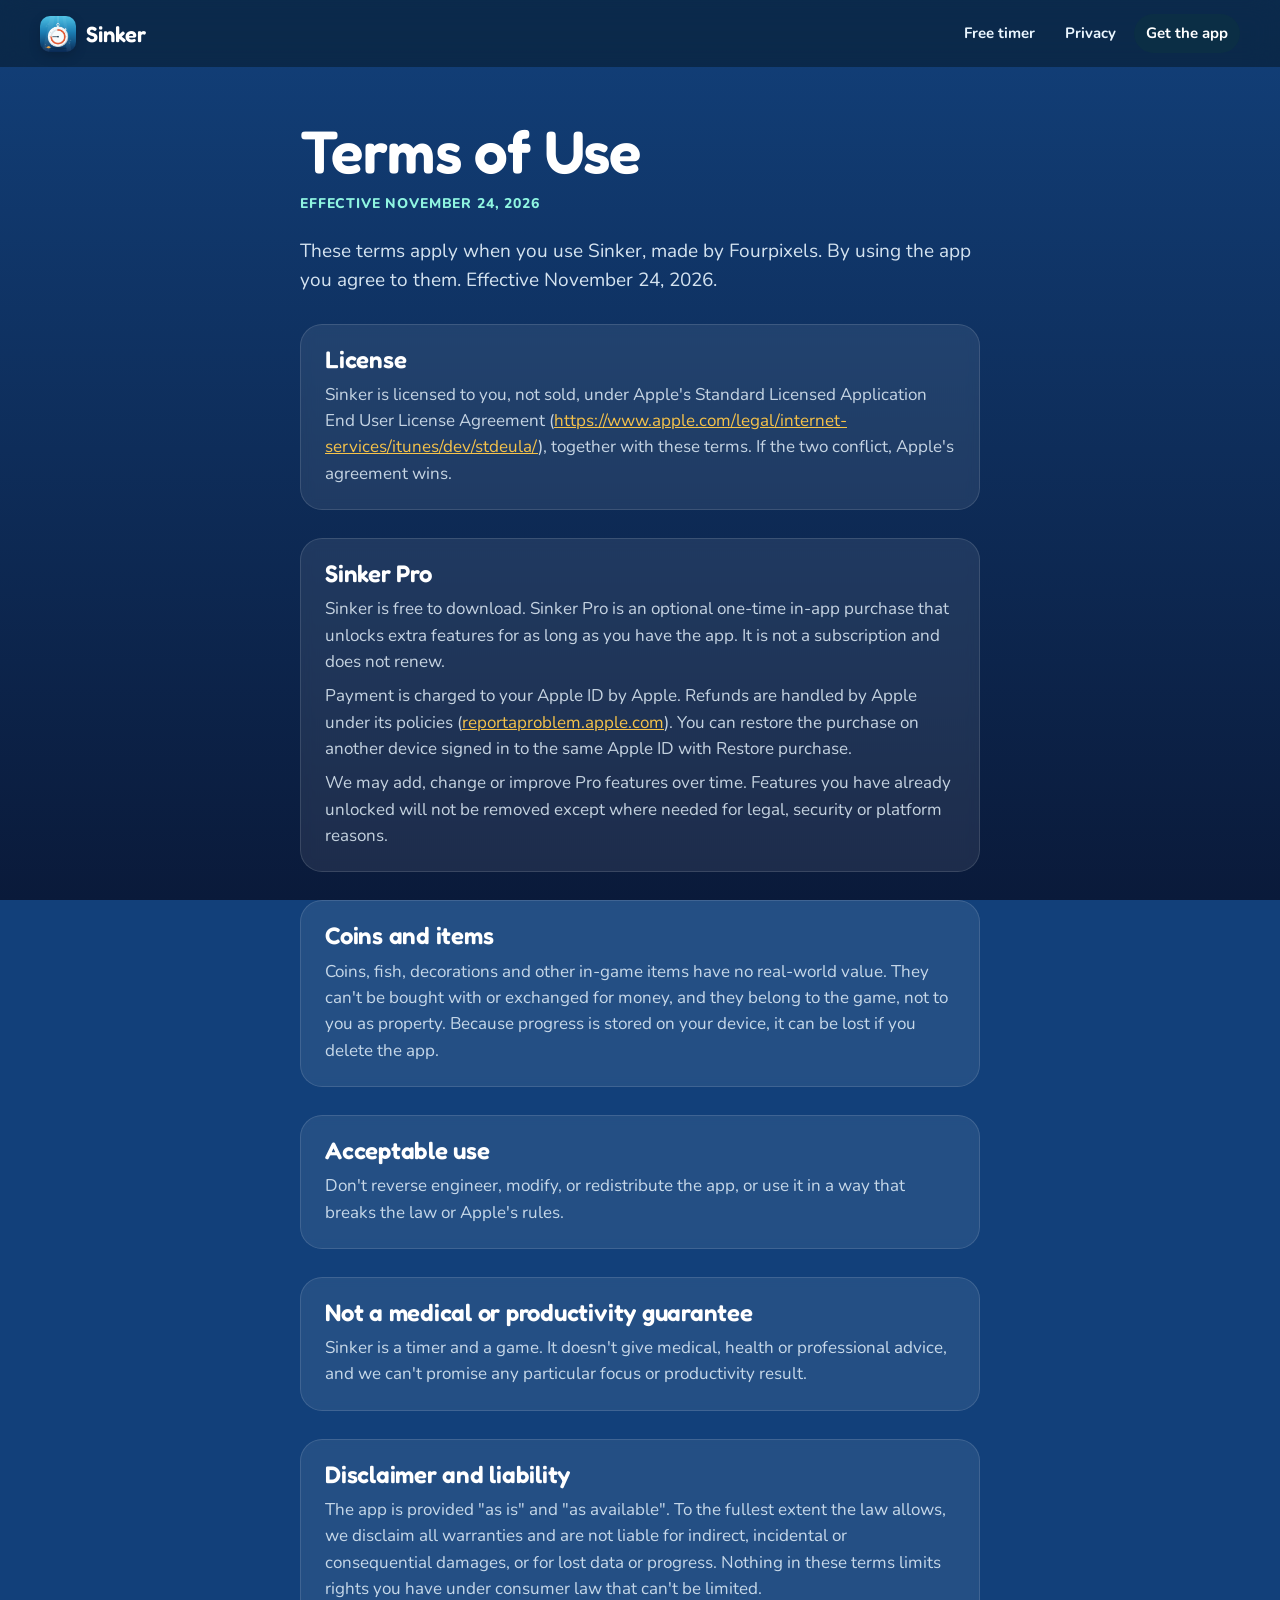
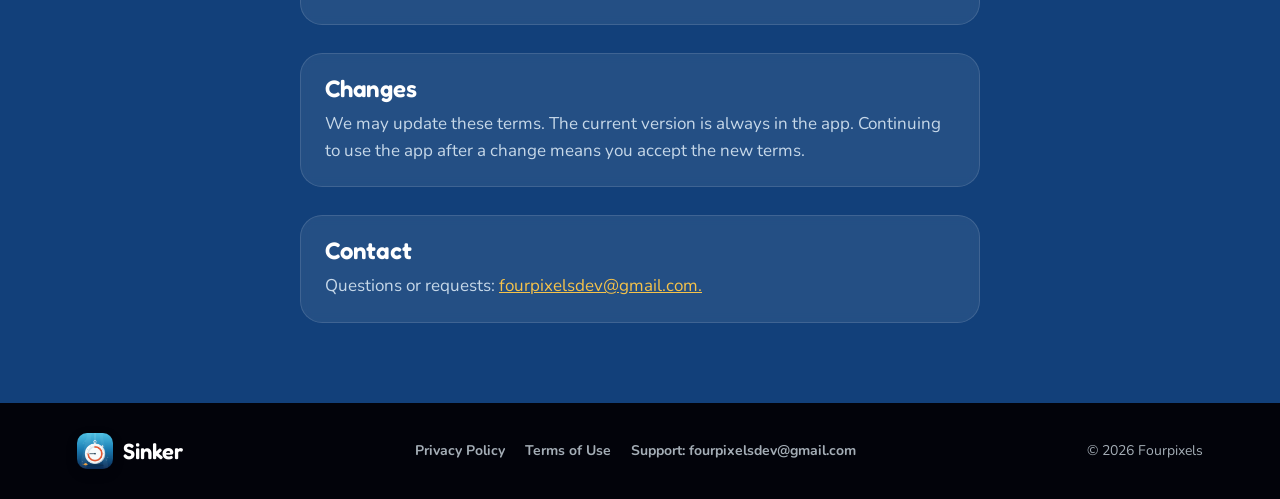
<file: terms.html>
<!doctype html>
<html lang="en">
<head>
<meta charset="utf-8">
<meta name="viewport" content="width=device-width, initial-scale=1, viewport-fit=cover">
<title>Terms of Use · Sinker</title>
<meta name="description" content="Terms of Use for Sinker – Focus Timer by Fourpixels.">
<meta name="theme-color" content="#12407A">
<link rel="icon" href="assets/icon.png">
<link rel="preconnect" href="https://fonts.googleapis.com">
<link rel="preconnect" href="https://fonts.gstatic.com" crossorigin>
<link href="https://fonts.googleapis.com/css2?family=Fredoka:wght@400;500;600&family=Nunito:wght@400;600;700;800&display=swap" rel="stylesheet">
<link rel="stylesheet" href="styles.css">
<style>body{--sea:#12407A;--sea-deep:#0A1A3A}</style>
</head>
<body class="on-dark">
<header class="nav scrolled">
  <a class="brand" href="index.html" aria-label="Sinker home"><img src="assets/icon.png" alt="" width="36" height="36">Sinker</a>
  <nav class="nav-links" aria-label="Main"><a href="index.html#dive">Free timer</a><a href="privacy.html">Privacy</a><a class="pill" href="index.html#get">Get the app</a></nav>
</header>
<main class="legal">
  <h1>Terms of Use</h1>
  <p class="meta">Effective November 24, 2026</p>
  <p class="intro">These terms apply when you use Sinker, made by Fourpixels. By using the app you agree to them. Effective November 24, 2026.</p>
  <section class="card">
    <h2>License</h2>
    <p>Sinker is licensed to you, not sold, under Apple's Standard Licensed Application End User License Agreement (<a href="https://www.apple.com/legal/internet-services/itunes/dev/stdeula/">https://www.apple.com/legal/internet-services/itunes/dev/stdeula/</a>), together with these terms. If the two conflict, Apple's agreement wins.</p>
  </section>
  <section class="card">
    <h2>Sinker Pro</h2>
    <p>Sinker is free to download. Sinker Pro is an optional one-time in-app purchase that unlocks extra features for as long as you have the app. It is not a subscription and does not renew.</p>
    <p>Payment is charged to your Apple ID by Apple. Refunds are handled by Apple under its policies (<a href="https://reportaproblem.apple.com">reportaproblem.apple.com</a>). You can restore the purchase on another device signed in to the same Apple ID with Restore purchase.</p>
    <p>We may add, change or improve Pro features over time. Features you have already unlocked will not be removed except where needed for legal, security or platform reasons.</p>
  </section>
  <section class="card">
    <h2>Coins and items</h2>
    <p>Coins, fish, decorations and other in-game items have no real-world value. They can't be bought with or exchanged for money, and they belong to the game, not to you as property. Because progress is stored on your device, it can be lost if you delete the app.</p>
  </section>
  <section class="card">
    <h2>Acceptable use</h2>
    <p>Don't reverse engineer, modify, or redistribute the app, or use it in a way that breaks the law or Apple's rules.</p>
  </section>
  <section class="card">
    <h2>Not a medical or productivity guarantee</h2>
    <p>Sinker is a timer and a game. It doesn't give medical, health or professional advice, and we can't promise any particular focus or productivity result.</p>
  </section>
  <section class="card">
    <h2>Disclaimer and liability</h2>
    <p>The app is provided "as is" and "as available". To the fullest extent the law allows, we disclaim all warranties and are not liable for indirect, incidental or consequential damages, or for lost data or progress. Nothing in these terms limits rights you have under consumer law that can't be limited.</p>
  </section>
  <section class="card">
    <h2>Changes</h2>
    <p>We may update these terms. The current version is always in the app. Continuing to use the app after a change means you accept the new terms.</p>
  </section>
  <section class="card">
    <h2>Contact</h2>
    <p>Questions or requests: <a href="mailto:fourpixelsdev@gmail.com.">fourpixelsdev@gmail.com.</a></p>
  </section>
</main>
<footer>
  <div class="wrap">
    <a class="brand" href="index.html" style="color:#fff"><img src="assets/icon.png" alt="" width="32" height="32">Sinker</a>
    <nav aria-label="Footer"><a href="privacy.html">Privacy Policy</a><a href="terms.html">Terms of Use</a><a href="mailto:fourpixelsdev@gmail.com">Support: fourpixelsdev@gmail.com</a></nav>
    <span>© 2026 Fourpixels</span>
  </div>
</footer>
</body>
</html>
</file>
<file: styles.css>
/* Sinker website — "The Descent": the page is a dive, getting darker as you scroll. */

:root {
  --ink: #0B2E45;
  --ink-soft: #3A5566;
  --paper: #F7FBFC;
  --coral: #E25A35;
  --coral-deep: #B03E1E;
  --gold: #F6C34A;
  --gold-deep: #C98E1C;
  --glow: #8FF5E1;
  --foam: rgba(255, 255, 255, 0.85);
  --sea: #5EC8E5;           /* set by app.js from scroll depth */
  --sea-deep: #1C7FB5;      /* a little deeper than --sea */
  --text-on-sea: #EAF6FF;
  --radius: 22px;
  --display: "Fredoka", ui-rounded, system-ui, sans-serif;
  --body: "Nunito", ui-rounded, system-ui, sans-serif;
  color-scheme: light;
}

*, *::before, *::after { box-sizing: border-box; }
html { scroll-behavior: smooth; -webkit-text-size-adjust: 100%; }
body {
  margin: 0;
  font-family: var(--body);
  font-size: 17px;
  line-height: 1.55;
  color: var(--text-on-sea);
  background: linear-gradient(180deg, var(--sea) 0%, var(--sea-deep) 100%) fixed;
  background-color: var(--sea);
  transition: background-color 0.4s linear;
  overflow-x: hidden;
}
img, svg { display: block; max-width: 100%; }
a { color: inherit; }
button { font: inherit; color: inherit; cursor: pointer; }
:focus-visible { outline: 3px solid var(--gold); outline-offset: 3px; border-radius: 10px; }
[hidden] { display: none !important; }
.sr-only { position: absolute; width: 1px; height: 1px; padding: 0; margin: -1px; overflow: hidden; clip: rect(0 0 0 0); white-space: nowrap; border: 0; }

h1, h2, h3, .display { font-family: var(--display); font-weight: 600; letter-spacing: -0.01em; line-height: 1.05; margin: 0; }
h2 { font-size: clamp(34px, 5vw, 56px); }
h3 { font-size: 22px; }
p { margin: 0; }

/* ---------- top bar ---------- */
.nav {
  position: fixed; inset: 0 0 auto 0; z-index: 50;
  display: flex; align-items: center; justify-content: space-between; gap: 16px;
  padding: 14px clamp(16px, 4vw, 40px);
  transition: background 0.3s, backdrop-filter 0.3s, transform 0.4s, opacity 0.4s;
}
.nav.scrolled { background: rgba(7, 24, 39, 0.55); backdrop-filter: blur(14px); -webkit-backdrop-filter: blur(14px); }
.nav.hidden { opacity: 0; transform: translateY(-100%); pointer-events: none; }
.brand { display: flex; align-items: center; gap: 10px; text-decoration: none; font-family: var(--display); font-weight: 600; font-size: 22px; color: var(--ink); }
.nav.scrolled .brand, .on-dark .brand { color: #fff; }
.brand img { width: 36px; height: 36px; border-radius: 10px; box-shadow: 0 4px 12px rgba(0, 0, 0, 0.18); }
.nav-links { display: flex; align-items: center; gap: 6px; }
.nav-links a { text-decoration: none; font-weight: 700; font-size: 15px; padding: 8px 12px; border-radius: 999px; color: var(--ink); }
.nav.scrolled .nav-links a, .on-dark .nav-links a { color: #EAF6FF; }
.nav-links a:hover { background: rgba(255, 255, 255, 0.22); }
.nav-links .pill { background: var(--ink); color: #fff !important; }
@media (max-width: 720px) { .nav-links a:not(.pill) { display: none; } }

/* ---------- buttons ---------- */
.btn {
  display: inline-flex; align-items: center; justify-content: center; gap: 8px;
  min-height: 56px; padding: 0 26px; border: 0; border-radius: 18px;
  font-family: var(--display); font-weight: 600; font-size: 19px; text-decoration: none;
  background: var(--coral); color: #fff; border-bottom: 6px solid var(--coral-deep);
  transition: transform 0.08s, border-bottom-width 0.08s, filter 0.2s;
}
.btn:hover { filter: brightness(1.05); }
.btn:active { transform: translateY(4px); border-bottom-width: 2px; }
.btn.ghost { background: rgba(255, 255, 255, 0.16); border-bottom-color: rgba(0, 0, 0, 0.22); }
.btn.light { background: #DCE8EC; color: var(--ink); border-bottom-color: #B9CBD2; }
.btn.gold { background: var(--gold); color: #3B2600; border-bottom-color: var(--gold-deep); }
.btn[hidden] { display: none; }
.store-badge {
  display: inline-flex; align-items: center; gap: 12px; padding: 10px 20px 10px 16px; border-radius: 16px;
  background: #000; color: #fff; text-decoration: none; border: 1px solid rgba(255, 255, 255, 0.25);
  transition: transform 0.2s;
}
.store-badge:hover { transform: translateY(-2px); }
.store-badge svg { width: 26px; height: 26px; }
.store-badge small { display: block; font-size: 11px; opacity: 0.8; line-height: 1; }
.store-badge strong { font-family: var(--display); font-size: 20px; line-height: 1.1; font-weight: 600; }

/* ---------- hero = the timer ---------- */
/* The hero grows with its content (never clips the Cast button on short windows). */
.dive { position: relative; min-height: 100svh; overflow: hidden; color: var(--ink); display: flex; flex-direction: column; }
.dive .water { position: absolute; inset: 0; background: linear-gradient(180deg, var(--water-top, #5EC8E5), var(--water-bottom, #1C7FB5)); transition: background 1s linear; }
.dive .rays { position: absolute; inset: 0; pointer-events: none; opacity: var(--sun, 1); transition: opacity 1s; }
.dive .rays i { position: absolute; top: 28%; width: 12%; height: 70%; transform-origin: top center; background: linear-gradient(180deg, rgba(255, 255, 255, 0.28), transparent); filter: blur(2px); animation: ray 8s ease-in-out infinite alternate; }
.dive .rays i:nth-child(1) { left: 8%; transform: rotate(14deg); }
.dive .rays i:nth-child(2) { left: 30%; width: 7%; animation-delay: -2s; transform: rotate(10deg); }
.dive .rays i:nth-child(3) { left: 52%; width: 14%; animation-delay: -4s; transform: rotate(12deg); }
.dive .rays i:nth-child(4) { left: 78%; width: 9%; animation-delay: -6s; transform: rotate(16deg); }
@keyframes ray { from { opacity: 0.45; } to { opacity: 1; } }

.world { position: absolute; inset: 0 0 auto 0; height: 100%; transition: transform 1.4s cubic-bezier(0.65, 0, 0.35, 1); }
.dive.deep .world { transform: translateY(calc(-1 * (var(--sky-h) + 60px))); }
.sky { position: absolute; inset: 0 0 auto 0; height: var(--sky-h); background: linear-gradient(180deg, #9ED8F5, #CDEFFB 60%, #E9F8FC); overflow: hidden; }
.sun { position: absolute; left: 12%; top: 26%; width: 64px; height: 64px; border-radius: 50%; background: #FFC86B; box-shadow: 0 0 0 26px rgba(255, 226, 154, 0.35), 0 0 60px 30px rgba(255, 226, 154, 0.35); }
.cloud { position: absolute; height: 34px; border-radius: 40px; background: #fff; opacity: 0.9; animation: drift linear infinite; }
.cloud::before, .cloud::after { content: ""; position: absolute; background: #fff; border-radius: 50%; }
.cloud::before { width: 46%; height: 150%; left: 14%; top: -60%; }
.cloud::after { width: 34%; height: 120%; left: 50%; top: -40%; }
.cloud.c1 { width: 130px; top: 22%; left: -10%; animation-duration: 70s; }
.cloud.c2 { width: 90px; top: 44%; left: -20%; animation-duration: 95s; animation-delay: -40s; }
.cloud.c3 { width: 110px; top: 12%; left: -15%; animation-duration: 120s; animation-delay: -80s; }
@keyframes drift { to { transform: translateX(130vw); } }
.surface { position: absolute; left: 0; right: 0; top: calc(var(--sky-h) - 22px); height: 40px; overflow: hidden; pointer-events: none; }
.wave { position: absolute; left: 0; top: 0; width: 200%; height: 100%; }
.wave.back { animation: waves 16s linear infinite; }
.wave.back path { fill: rgba(255, 255, 255, 0.4); }
.wave.front { top: 4px; animation: waves 10s linear infinite reverse; }
.wave.front .fill { fill: var(--water-top, #5EC8E5); }
.wave.front .foam { fill: none; stroke: rgba(255, 255, 255, 0.9); stroke-width: 2.2; vector-effect: non-scaling-stroke; }
@keyframes waves { to { transform: translateX(-50%); } }
.boat { position: absolute; top: calc(var(--sky-h) - var(--boat-h) * 0.82); left: var(--boat-x); width: var(--boat-w); animation: bob 3.6s ease-in-out infinite; transform-origin: 50% 80%; }
@keyframes bob { 0%, 100% { transform: translateY(0) rotate(-1deg); } 50% { transform: translateY(4px) rotate(1.2deg); } }

.line { position: absolute; left: var(--tip-x); top: var(--tip-y); width: 1.6px; background: rgba(255, 255, 255, 0.9); height: var(--line-h, 60px); transition: height 1.4s cubic-bezier(0.65, 0, 0.35, 1); transform-origin: top; }
.hook { position: absolute; left: calc(var(--tip-x) - 20px); top: calc(var(--tip-y) + var(--line-h, 60px) - 10px); width: 40px; height: 50px; transition: top 1.4s cubic-bezier(0.65, 0, 0.35, 1); }
.dive.biting .hook, .dive.biting .line { animation: tug 0.16s linear infinite; }
@keyframes tug { 0%, 100% { translate: 0 0; } 50% { translate: 3px 2px; } }

.snow { position: absolute; inset: 0; pointer-events: none; opacity: 0; transition: opacity 1.5s; }
.dive.deep .snow { opacity: 1; }
.snow i { position: absolute; width: 3px; height: 3px; border-radius: 50%; background: rgba(255, 255, 255, 0.6); animation: snow linear infinite; }
@keyframes snow { from { transform: translateY(0); } to { transform: translateY(-110vh); } }
/* fish live only in the water: this box starts below the surface and follows the world when you dive */
#swimmers { position: absolute; left: 0; right: 0; bottom: 0; top: calc(var(--sky-h) + 16px); overflow: hidden; pointer-events: none; transition: top 1.4s cubic-bezier(0.65, 0, 0.35, 1); }
.dive.deep #swimmers { top: 0; }
.swimmer { position: absolute; pointer-events: none; animation: swim linear forwards; opacity: 0.85; }
@keyframes swim { from { transform: translateX(var(--from)) scaleX(var(--dir)); } to { transform: translateX(var(--to)) scaleX(var(--dir)); } }

/* timer panel: always centered under the boat, in normal flow */
.panel { position: relative; z-index: 5; display: flex; flex-direction: column; align-items: center; gap: 12px; text-align: center;
  width: min(560px, 92vw); margin: calc(var(--sky-h) + 34px) auto 44px; transition: color 0.8s; }
.dive.deep .panel { margin-top: 14svh; min-height: calc(86svh - 30px - env(safe-area-inset-bottom)); margin-bottom: calc(26px + env(safe-area-inset-bottom)); }
.dive.deep .controls { margin-top: auto; }
.dive.ink-light .panel { color: #EAF6FF; }
.eyebrow { font-weight: 800; font-size: 13px; letter-spacing: 0.14em; text-transform: uppercase; color: #fff; opacity: 0.9; text-shadow: 0 1px 10px rgba(6, 40, 70, 0.3); }
.headline { font-size: clamp(32px, 4.6vw, 54px); max-width: 16ch; text-wrap: balance; color: #fff; text-shadow: 0 2px 22px rgba(6, 40, 70, 0.35); }
.intro { display: flex; flex-direction: column; align-items: center; gap: 8px; margin-bottom: 4px; }
.dive.deep .intro, .dive.started .intro { display: none; }
.timer { font-family: var(--display); font-weight: 500; font-size: clamp(84px, 12vw, 140px); line-height: 1; letter-spacing: -0.02em; font-variant-numeric: tabular-nums;
  text-shadow: 0 0 24px var(--halo, rgba(255, 255, 255, 0.55)); }
.status { font-family: var(--display); font-weight: 600; font-size: 22px; min-height: 1.3em; }
.status:empty { display: none; }
.dive.biting .status { color: var(--gold); animation: pulse 0.8s ease-in-out infinite; }
@keyframes pulse { 50% { transform: scale(1.06); } }
.readout { font-weight: 800; font-size: 16px; opacity: 0.9; font-variant-numeric: tabular-nums; }
.pickers { display: flex; flex-wrap: wrap; justify-content: center; gap: 10px; }
.picker { position: relative; display: inline-flex; align-items: center; gap: 8px; min-height: 44px; padding: 0 14px 0 16px; border-radius: 999px; background: rgba(255, 255, 255, 0.82); color: var(--ink); font-weight: 800; font-size: 15px; cursor: pointer; transition: background 0.2s; }
.picker:hover { background: #fff; }
.picker > span { font-size: 13px; opacity: 0.65; }
.picker select { appearance: none; -webkit-appearance: none; border: 0; background: transparent; font: inherit; color: inherit; padding: 0 22px 0 0; cursor: pointer;
  background-image: url("data:image/svg+xml,%3Csvg xmlns='http://www.w3.org/2000/svg' viewBox='0 0 24 24' fill='none' stroke='%230B2E45' stroke-width='2.6' stroke-linecap='round' stroke-linejoin='round'%3E%3Cpath d='m6 9 6 6 6-6'/%3E%3C/svg%3E");
  background-repeat: no-repeat; background-position: right center; background-size: 16px; }
.picker select:focus-visible { outline: none; }
.picker:focus-within { outline: 3px solid var(--gold); outline-offset: 2px; }
.controls { display: flex; gap: 12px; width: 100%; max-width: 440px; }
.controls .btn { flex: 1; }
.hero-store { margin-top: 4px; padding: 8px 18px 8px 14px; }
.hero-store strong { font-size: 18px; }
.fine { font-size: 13px; opacity: 0.85; color: #fff; text-shadow: 0 1px 8px rgba(6, 40, 70, 0.3); }
.fine button { background: none; border: 0; padding: 0; text-decoration: underline; font-weight: 800; }

.scroll-cue { position: absolute; bottom: 18px; left: 50%; translate: -50% 0; z-index: 4; display: flex; flex-direction: column; align-items: center; gap: 4px; font-weight: 800; font-size: 13px; color: #EAF6FF; text-decoration: none; opacity: 0.9; }
.scroll-cue span { width: 22px; height: 34px; border: 2px solid currentColor; border-radius: 12px; position: relative; }
.scroll-cue span::after { content: ""; position: absolute; left: 50%; top: 6px; width: 4px; height: 7px; margin-left: -2px; border-radius: 2px; background: currentColor; animation: cue 1.6s ease-in-out infinite; }
@keyframes cue { 60% { transform: translateY(10px); opacity: 0; } 100% { opacity: 0; } }
.dive.deep .scroll-cue { display: none; }
@media (max-width: 959px), (max-height: 760px) { .scroll-cue { display: none; } }

/* ---------- catch modal ---------- */
.modal { position: fixed; inset: 0; z-index: 80; display: grid; place-items: end center; background: rgba(3, 12, 22, 0.5); opacity: 0; pointer-events: none; transition: opacity 0.25s; }
.modal.open { opacity: 1; pointer-events: auto; }
.sheet { width: min(560px, 100%); background: var(--paper); color: var(--ink); border-radius: 30px 30px 0 0; padding: 24px 22px calc(22px + env(safe-area-inset-bottom)); display: flex; flex-direction: column; gap: 12px; text-align: center;
  transform: translateY(100%); transition: transform 0.32s cubic-bezier(0.2, 0.9, 0.3, 1); }
.modal.open .sheet { transform: none; }
@media (min-width: 640px) { .modal { place-items: center; } .sheet { border-radius: 30px; } }
.kicker { font-weight: 800; font-size: 12px; letter-spacing: 0.1em; text-transform: uppercase; color: #6B8796; }
.catch-art { height: 170px; border-radius: 22px; display: grid; place-items: center; position: relative; overflow: hidden; }
.catch-art::before { content: ""; position: absolute; inset: -40%; background: repeating-conic-gradient(rgba(255, 255, 255, 0.13) 0 10deg, transparent 10deg 20deg); animation: spin 18s linear infinite; }
@keyframes spin { to { transform: rotate(1turn); } }
.catch-art svg { position: relative; width: 62%; }
.catch-name { font-size: 30px; }
.tag { display: inline-block; align-self: center; padding: 3px 12px; border-radius: 999px; color: #fff; font-weight: 800; font-size: 12px; letter-spacing: 0.08em; }
.facts { display: flex; flex-wrap: wrap; justify-content: center; gap: 8px; }
.facts span { background: #E7F1F4; border-radius: 999px; padding: 3px 12px; font-size: 14px; color: var(--ink-soft); }
.sheet .row { display: flex; gap: 10px; }
.sheet .row .btn { flex: 1; }
.app-nudge { font-size: 14px; color: var(--ink-soft); }
.app-nudge a { color: var(--coral-deep); font-weight: 800; }

/* ---------- descent sections ---------- */
.zone { position: relative; padding: clamp(90px, 14vh, 150px) clamp(20px, 6vw, 80px); max-width: 1240px; margin: 0 auto; }
.zone-label { display: inline-flex; align-items: center; gap: 10px; font-weight: 800; font-size: 13px; letter-spacing: 0.14em; text-transform: uppercase; color: var(--glow); margin-bottom: 18px; }
.zone-label::before { content: ""; width: 34px; height: 2px; background: currentColor; }
.lede { font-size: clamp(18px, 2vw, 21px); color: rgba(234, 246, 255, 0.86); max-width: 56ch; margin-top: 16px; }
.split { display: grid; gap: clamp(28px, 5vw, 70px); align-items: center; }
@media (min-width: 900px) { .split { grid-template-columns: 1.05fr 1fr; } .split.flip > :first-child { order: 2; } }

.card { background: rgba(255, 255, 255, 0.08); border: 1px solid rgba(255, 255, 255, 0.12); border-radius: var(--radius); padding: 22px; backdrop-filter: blur(6px); -webkit-backdrop-filter: blur(6px); }
.steps { display: grid; gap: 14px; margin-top: 28px; counter-reset: s; }
.step { display: grid; grid-template-columns: 48px 1fr; gap: 14px; align-items: start; }
.step::before { counter-increment: s; content: counter(s); width: 48px; height: 48px; border-radius: 50%; display: grid; place-items: center; background: var(--coral); color: #fff; font-family: var(--display); font-weight: 600; font-size: 22px; }
.step p { color: rgba(234, 246, 255, 0.8); font-size: 16px; }

/* zone ladder illustration */
.ladder { position: relative; padding: 18px 18px 18px 74px; }
.ladder .shaft { position: absolute; left: 44px; top: 16px; bottom: 16px; width: 2px; background: linear-gradient(#fff, rgba(255, 255, 255, 0.2)); }
.ladder .lure { position: absolute; left: 36px; top: 16px; width: 18px; height: 18px; border-radius: 50%; background: var(--coral); border: 3px solid #fff; animation: descend 6s cubic-bezier(0.65, 0, 0.35, 1) infinite; }
@keyframes descend { 0%, 10% { top: 16px; } 70%, 85% { top: calc(100% - 34px); } 100% { top: 16px; } }
.ladder ol { list-style: none; margin: 0; padding: 0; display: grid; gap: 14px; }
.ladder li { display: flex; justify-content: space-between; gap: 12px; padding: 14px 16px; border-radius: 16px; font-weight: 800; }
.ladder li small { font-weight: 700; opacity: 0.75; }

/* fish parade */
.parade { position: relative; height: 230px; margin-top: 40px; mask-image: linear-gradient(90deg, transparent, #000 10%, #000 90%, transparent); -webkit-mask-image: linear-gradient(90deg, transparent, #000 10%, #000 90%, transparent); overflow: hidden; }
.parade .track { position: absolute; display: flex; gap: 44px; align-items: center; animation: parade 60s linear infinite; }
.parade .track.b { top: 120px; animation-duration: 80s; animation-direction: reverse; }
@keyframes parade { from { transform: translateX(0); } to { transform: translateX(-50%); } }
.fishcard { flex: none; display: flex; flex-direction: column; align-items: center; gap: 6px; width: 120px; }
.fishcard svg { width: 100px; height: 64px; }
.fishcard span { font-size: 13px; font-weight: 800; color: rgba(234, 246, 255, 0.85); white-space: nowrap; }
.stats { display: flex; flex-wrap: wrap; gap: 12px; margin-top: 28px; }
.stat { padding: 16px 20px; min-width: 140px; }
.stat b { display: block; font-family: var(--display); font-size: 36px; font-weight: 600; color: #fff; line-height: 1; }
.stat span { font-size: 14px; color: rgba(234, 246, 255, 0.75); }

/* devices */
.devices { display: grid; gap: 16px; justify-items: center; }
.island { display: flex; align-items: center; gap: 10px; width: 230px; height: 42px; border-radius: 21px; background: #000; padding: 0 16px; color: var(--glow); font-family: var(--display); font-weight: 600; box-shadow: 0 10px 30px rgba(0, 0, 0, 0.35); }
.island .t { margin-left: auto; font-variant-numeric: tabular-nums; }
.live { display: flex; align-items: center; gap: 14px; width: min(380px, 100%); padding: 16px; border-radius: 24px; background: rgba(10, 24, 40, 0.85); box-shadow: 0 16px 40px rgba(0, 0, 0, 0.35); }
.live img { width: 22px; height: 22px; border-radius: 6px; }
.live .lbl { font-size: 13px; color: rgba(234, 246, 255, 0.75); display: flex; align-items: center; gap: 6px; font-weight: 800; }
.live .big { font-family: var(--display); font-size: 40px; font-weight: 600; color: #fff; line-height: 1.05; font-variant-numeric: tabular-nums; }
.live .meter { margin-left: auto; width: 8px; height: 56px; border-radius: 4px; background: rgba(255, 255, 255, 0.15); overflow: hidden; }
.live .meter i { display: block; width: 100%; background: var(--glow); border-radius: 4px; height: 0; transition: height 1s linear; }
.widgets { display: flex; gap: 14px; }
.widget { width: 148px; height: 148px; border-radius: 30px; padding: 14px; display: flex; flex-direction: column; justify-content: space-between; color: #fff; box-shadow: 0 16px 40px rgba(0, 0, 0, 0.3); }
.widget small { font-weight: 800; font-size: 12px; opacity: 0.85; }
.widget b { font-family: var(--display); font-size: 34px; font-weight: 600; font-variant-numeric: tabular-nums; }

/* pro */
.perks { display: grid; gap: 12px; margin-top: 30px; grid-template-columns: repeat(auto-fill, minmax(220px, 1fr)); }
.perk { display: flex; gap: 14px; align-items: flex-start; }
.perk .ic { flex: none; width: 44px; height: 44px; border-radius: 50%; display: grid; place-items: center; background: rgba(246, 195, 74, 0.16); color: var(--gold); }
.perk .ic svg { width: 22px; height: 22px; }
.perk b { font-family: var(--display); font-size: 18px; font-weight: 600; color: #fff; display: block; }
.perk span { font-size: 14px; color: rgba(234, 246, 255, 0.75); }
.pro-badge { display: flex; align-items: center; gap: 10px; font-family: var(--display); font-weight: 600; }
.pro-badge em { font-style: normal; background: var(--gold); color: #3B2600; border-radius: 8px; padding: 1px 8px; font-size: 0.6em; letter-spacing: 0.06em; vertical-align: middle; }
.free-vs { display: grid; gap: 12px; margin-top: 18px; grid-template-columns: repeat(auto-fit, minmax(240px, 1fr)); }
.free-vs ul { margin: 10px 0 0; padding-left: 20px; color: rgba(234, 246, 255, 0.82); font-size: 15px; }

/* faq */
.faq { display: grid; gap: 10px; margin-top: 28px; max-width: 820px; }
.faq details { padding: 0; }
.faq summary { list-style: none; cursor: pointer; padding: 18px 22px; font-family: var(--display); font-weight: 600; font-size: 19px; display: flex; justify-content: space-between; gap: 12px; }
.faq summary::-webkit-details-marker { display: none; }
.faq summary::after { content: "+"; font-size: 26px; line-height: 1; transition: transform 0.2s; }
.faq details[open] summary::after { transform: rotate(45deg); }
.faq details p { padding: 0 22px 20px; color: rgba(234, 246, 255, 0.8); font-size: 16px; }

/* finale + footer */
.finale { text-align: center; display: flex; flex-direction: column; align-items: center; gap: 18px; }
.finale img.icon { width: 120px; height: 120px; border-radius: 28px; box-shadow: 0 0 0 10px rgba(255, 255, 255, 0.06), 0 0 80px rgba(143, 245, 225, 0.25); }
.seabed { position: relative; height: 120px; margin-top: 40px; }
.seabed svg { position: absolute; bottom: 0; width: 100%; height: 120px; }
footer { position: relative; background: #02030A; color: rgba(234, 246, 255, 0.7); padding: 30px clamp(20px, 6vw, 80px) calc(30px + env(safe-area-inset-bottom)); font-size: 14px; }
footer .wrap { max-width: 1240px; margin: 0 auto; display: flex; flex-wrap: wrap; gap: 16px 28px; align-items: center; justify-content: space-between; }
footer nav { display: flex; flex-wrap: wrap; gap: 8px 20px; }
footer a { text-decoration: none; font-weight: 700; }
footer a:hover { color: #fff; }

/* depth gauge (fixed, right edge) */
.gauge { position: fixed; right: clamp(10px, 2vw, 26px); top: 50%; translate: 0 -50%; z-index: 40; display: flex; flex-direction: column; align-items: flex-end; gap: 8px; opacity: 0; transition: opacity 0.4s; pointer-events: none; }
.gauge.show { opacity: 1; }
.gauge .bar { width: 6px; height: 46vh; border-radius: 3px; background: linear-gradient(#5EC8E5, #1C7FB5 20%, #12407A 45%, #0A1A3A 70%, #02030A); position: relative; align-self: center; }
.gauge .dot { position: absolute; left: 50%; width: 16px; height: 16px; margin-left: -8px; margin-top: -8px; border-radius: 50%; background: var(--coral); border: 3px solid #fff; top: var(--g, 0%); }
.gauge .m { font-family: var(--display); font-weight: 600; font-size: 15px; font-variant-numeric: tabular-nums; color: #fff; text-align: right; }
.gauge .z { font-size: 11px; font-weight: 800; letter-spacing: 0.1em; text-transform: uppercase; color: var(--glow); text-align: right; }
@media (max-width: 720px) { .gauge { display: none; } }

/* reveal on scroll */
.reveal { opacity: 0; transform: translateY(26px); transition: opacity 0.8s ease, transform 0.8s ease; }
.reveal.in { opacity: 1; transform: none; }

/* ---------- legal pages ---------- */
.legal { max-width: 760px; margin: 0 auto; padding: 120px clamp(20px, 6vw, 40px) 80px; }
.legal h1 { font-size: clamp(40px, 6vw, 60px); color: #fff; }
.legal .meta { margin-top: 10px; color: var(--glow); font-weight: 800; font-size: 14px; letter-spacing: 0.06em; text-transform: uppercase; }
.legal .intro { font-size: 19px; margin-top: 22px; color: rgba(234, 246, 255, 0.9); }
.legal section { margin-top: 28px; padding: 22px 24px; }
.legal h2 { font-size: 24px; color: #fff; margin-bottom: 10px; }
.legal section p { color: rgba(234, 246, 255, 0.82); margin-top: 8px; }
.legal a { color: var(--gold); }

@media (prefers-reduced-motion: reduce) {
  *, *::before, *::after { animation-duration: 0.001s !important; animation-iteration-count: 1 !important; transition-duration: 0.001s !important; scroll-behavior: auto !important; }
  .reveal { opacity: 1; transform: none; }
}
</file>
<file: sections.css>
/* Tank demo + shop shelf sections (loaded after styles.css). */

/* ---------- tank demo ---------- */
.ticks { list-style: none; margin: 26px 0 0; padding: 0; display: grid; gap: 12px; }
.ticks li { position: relative; padding-left: 34px; color: rgba(234, 246, 255, 0.82); font-size: 16px; }
.ticks li::before { content: ""; position: absolute; left: 0; top: 3px; width: 22px; height: 22px; border-radius: 50%; background: var(--gold) url("data:image/svg+xml,%3Csvg xmlns='http://www.w3.org/2000/svg' viewBox='0 0 24 24' fill='none' stroke='%233B2600' stroke-width='3' stroke-linecap='round' stroke-linejoin='round'%3E%3Cpath d='m5 12 5 5 9-10'/%3E%3C/svg%3E") center / 14px no-repeat; }
.ticks b { color: #fff; }

.tank-demo { display: flex; flex-direction: column; align-items: center; width: 100%; max-width: 520px; justify-self: center; }
.t-lid { width: 104%; height: 16px; border-radius: 10px 10px 4px 4px; background: #24323D; position: relative; z-index: 2; margin-bottom: -6px; box-shadow: 0 6px 16px rgba(0, 0, 0, 0.3); }
.t-lid i { position: absolute; left: 18%; right: 18%; bottom: 3px; height: 3px; border-radius: 2px; background: #FFF4C8; box-shadow: 0 0 12px 2px rgba(255, 244, 200, 0.6); }
.t-tank { position: relative; width: 100%; aspect-ratio: 5 / 3.4; border-radius: 14px; overflow: hidden; border: 5px solid #B9D6E2;
  background: linear-gradient(180deg, var(--t-top, #7FD6EC), var(--t-bottom, #2A93C4)); transition: background 0.6s; box-shadow: 0 30px 60px rgba(0, 0, 0, 0.35); }
.t-rays i { position: absolute; top: 0; width: 16%; height: 85%; background: linear-gradient(180deg, rgba(255, 255, 255, 0.3), transparent); animation: ray 6s ease-in-out infinite alternate; }
.t-rays i:nth-child(1) { left: 14%; }
.t-rays i:nth-child(2) { left: 44%; width: 10%; animation-delay: -2s; }
.t-rays i:nth-child(3) { left: 72%; animation-delay: -4s; }
.t-plants { position: absolute; left: 0; right: 0; bottom: 8%; width: 100%; height: 42%; }
.t-sand { position: absolute; left: 0; right: 0; bottom: 0; height: 12%; background: var(--t-sand, #EAD7A6); border-radius: 60% 60% 0 0 / 30% 30% 0 0; transition: background 0.6s; box-shadow: inset 0 -8px 12px rgba(0, 0, 0, 0.18); }
.t-glass { position: absolute; inset: 0; pointer-events: none; background: linear-gradient(105deg, rgba(255, 255, 255, 0.12) 0 8%, transparent 8% 14%, rgba(255, 255, 255, 0.06) 14% 17%, transparent 17%), radial-gradient(ellipse at 50% 45%, transparent 55%, rgba(0, 8, 20, 0.28)); }
.t-fish { position: absolute; inset: 0; }
.t-swim { position: absolute; cursor: pointer; border: 0; background: none; padding: 0; width: var(--w); transition: left 4s ease-in-out, top 4s ease-in-out; }
.t-swim svg { width: 100%; height: auto; transition: transform 0.4s; }
.t-swim.flip svg { transform: scaleX(-1); }
.t-swim:hover svg { filter: brightness(1.08); }
.t-swim .bubble { position: absolute; left: 50%; top: -22px; translate: -50% 0; display: flex; align-items: center; gap: 3px; padding: 1px 7px; border-radius: 999px; background: #fff; color: var(--ink); font: 800 12px var(--body); white-space: nowrap; box-shadow: 0 2px 6px rgba(0, 0, 0, 0.18); }
.t-swim.fed svg { filter: drop-shadow(0 0 6px rgba(255, 226, 154, 0.9)); }
.coin { display: inline-block; width: 12px; height: 12px; border-radius: 50%; background: var(--gold); border: 2px solid #C98E1C; }
.t-pop { position: absolute; z-index: 5; pointer-events: none; font: 600 18px var(--display); color: #fff; text-shadow: 0 1px 6px rgba(0, 0, 0, 0.4); animation: popup 0.9s ease-out forwards; }
@keyframes popup { from { transform: translateY(0) scale(0.8); opacity: 1; } to { transform: translateY(-40px) scale(1.1); opacity: 0; } }
.t-pellet { position: absolute; width: 7px; height: 7px; border-radius: 50%; background: #C9853A; animation: sinkdown 2.6s ease-in forwards; }
@keyframes sinkdown { to { transform: translateY(120px); opacity: 0; } }
.t-stand { width: 108%; height: 26px; margin-top: -4px; border-radius: 8px; background: #8A5A3B; display: flex; gap: 6px; padding: 9px 16px 4px; box-shadow: 0 10px 20px rgba(0, 0, 0, 0.3); }
.t-stand i { flex: 1; border-radius: 3px; background: #7A5536; }
.t-bar { display: flex; gap: 10px; align-items: center; margin-top: 18px; flex-wrap: wrap; justify-content: center; }
.t-coins { display: inline-flex; align-items: center; gap: 6px; padding: 6px 14px; border-radius: 999px; background: rgba(255, 255, 255, 0.92); color: var(--ink); font: 600 18px var(--display); font-variant-numeric: tabular-nums; }
.t-coins .coin { width: 16px; height: 16px; }
.t-btn { min-height: 40px; padding: 0 16px; border-radius: 12px; border: 0; background: rgba(255, 255, 255, 0.16); color: #fff; font: 800 15px var(--body); transition: background 0.2s; }
.t-btn:hover { background: rgba(255, 255, 255, 0.26); }
.t-themes { display: flex; gap: 8px; margin-top: 14px; flex-wrap: wrap; justify-content: center; }
.t-theme { width: 40px; height: 40px; border-radius: 12px; border: 2px solid rgba(255, 255, 255, 0.25); cursor: pointer; position: relative; overflow: hidden; padding: 0; }
.t-theme[aria-pressed="true"] { border-color: #fff; box-shadow: 0 0 0 3px rgba(255, 255, 255, 0.25); }
.t-theme .pro-dot { position: absolute; right: 2px; top: 2px; font: 800 7px var(--body); background: var(--gold); color: #3B2600; border-radius: 4px; padding: 0 2px; }
.t-hint { margin-top: 10px; font-size: 13px; color: rgba(234, 246, 255, 0.65); text-align: center; max-width: 40ch; }

/* ---------- shop shelf ---------- */
.tabs { display: flex; gap: 8px; margin-top: 30px; flex-wrap: wrap; }
.tabs button { min-height: 42px; padding: 0 18px; border-radius: 999px; border: 0; background: rgba(255, 255, 255, 0.1); color: #EAF6FF; font: 800 15px var(--body); transition: background 0.2s; }
.tabs button[aria-selected="true"] { background: #fff; color: var(--ink); }
.shelf { display: grid; grid-auto-flow: column; grid-auto-columns: minmax(210px, 240px); gap: 14px; overflow-x: auto; padding: 22px 4px 14px; margin: 0 -4px; scroll-snap-type: x mandatory; scrollbar-width: thin; }
.item { scroll-snap-align: start; display: flex; flex-direction: column; gap: 8px; padding: 16px; border-radius: var(--radius); background: rgba(255, 255, 255, 0.08); border: 1px solid rgba(255, 255, 255, 0.12); transition: transform 0.25s, background 0.25s; }
.item:hover { transform: translateY(-4px); background: rgba(255, 255, 255, 0.12); }
.item .art { height: 110px; border-radius: 16px; display: grid; place-items: center; background: linear-gradient(180deg, #CDEFFB, #9ED8F5 62%, #5EC8E5 62%, #2A93C4); overflow: hidden; }
.item .art.water { background: linear-gradient(180deg, #2A93C4, #12407A); }
.item .art svg { width: 86%; height: 86%; }
.item .art.bait svg { width: 64px; height: 64px; }
.item b { font: 600 18px var(--display); color: #fff; }
.item p { font-size: 13px; color: rgba(234, 246, 255, 0.72); flex: 1; }
.item .stat { display: inline-flex; align-self: flex-start; padding: 2px 10px; border-radius: 999px; background: rgba(143, 245, 225, 0.14); color: var(--glow); font-size: 12px; font-weight: 800; }
.item .price { align-self: flex-start; display: inline-flex; align-items: center; gap: 6px; padding: 5px 12px; border-radius: 12px; background: var(--coral); color: #fff; font: 600 15px var(--display); }
.item .price.free { background: rgba(255, 255, 255, 0.14); }
.item .price.pro { background: var(--gold); color: #3B2600; }
.swatch { height: 110px; border-radius: 16px; position: relative; overflow: hidden; }
.swatch::after { content: ""; position: absolute; left: 0; right: 0; bottom: 0; height: 22%; background: var(--sand); border-radius: 50% 50% 0 0 / 30% 30% 0 0; }
.shelf-note { margin-top: 6px; font-size: 13px; color: rgba(234, 246, 255, 0.65); }
.pro-mini { background: var(--gold); color: #3B2600; border-radius: 6px; padding: 0 5px; font-weight: 800; font-size: 11px; }
</file>
